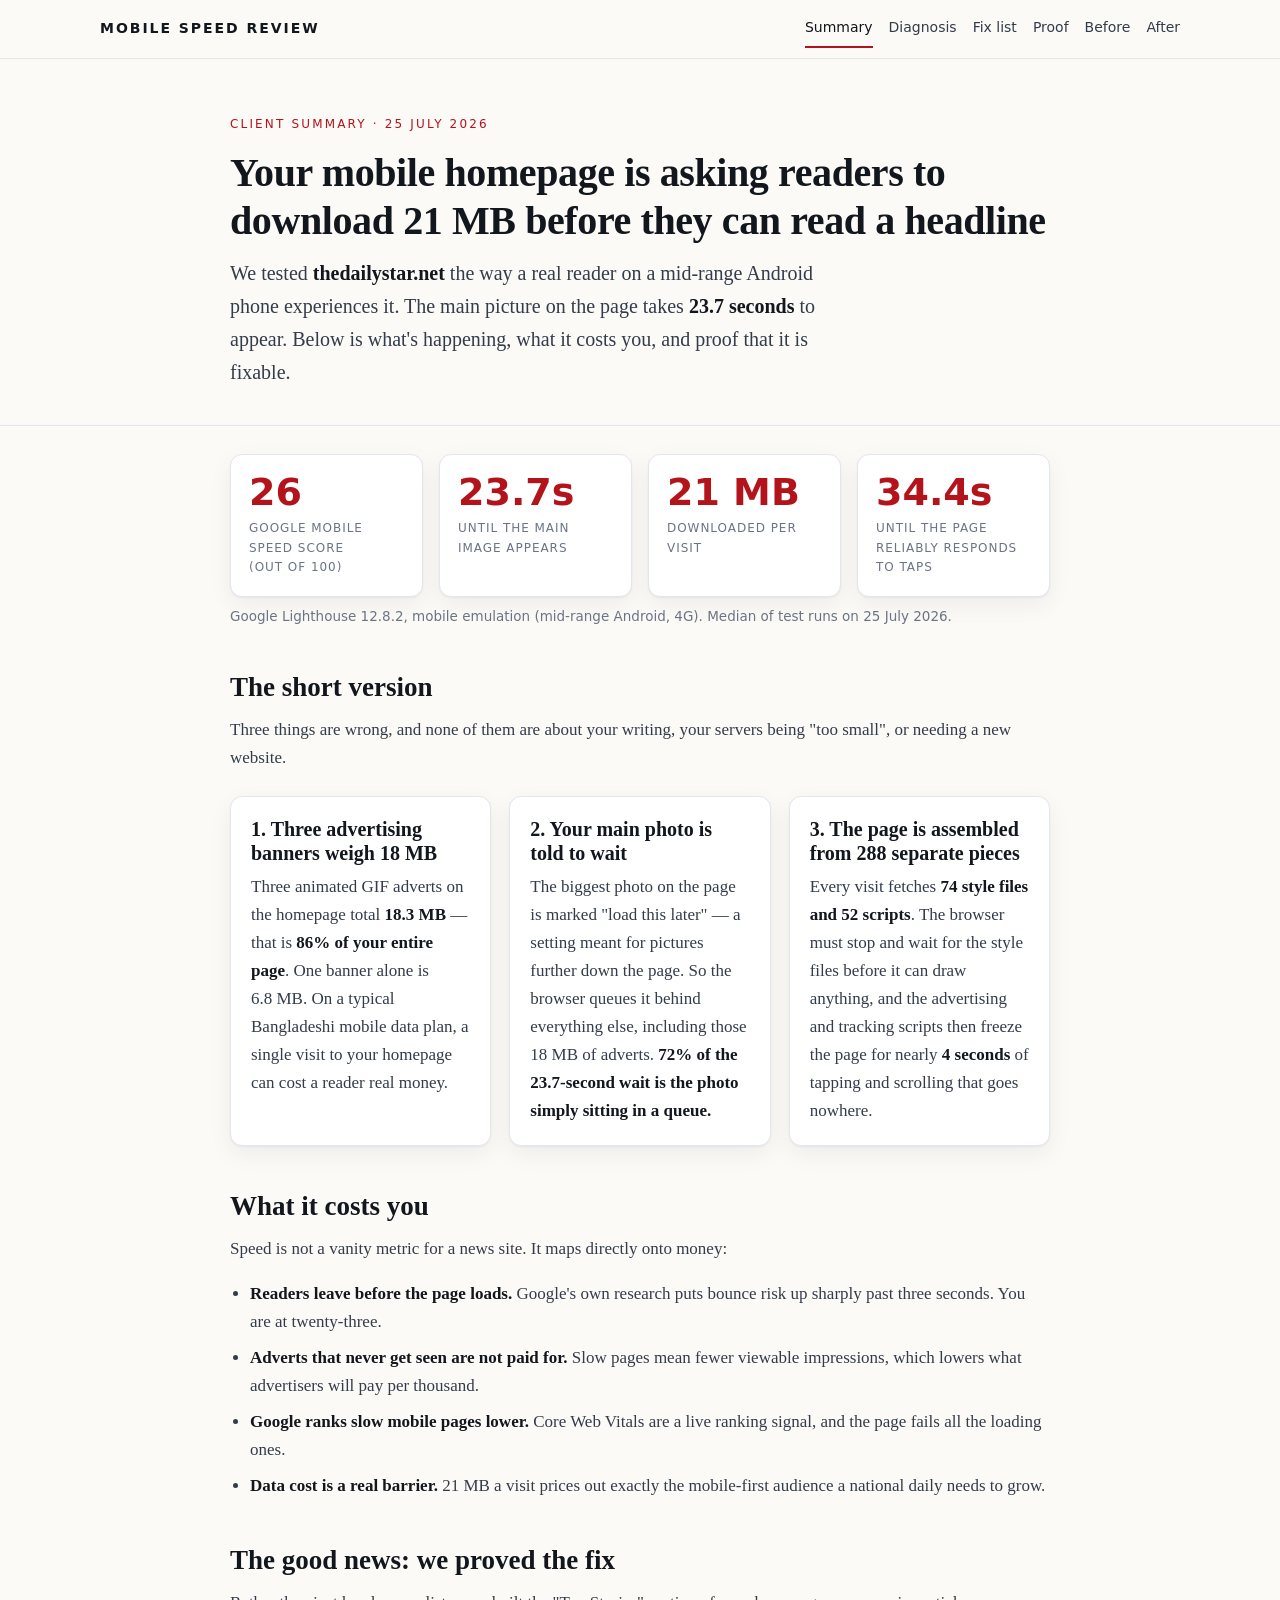
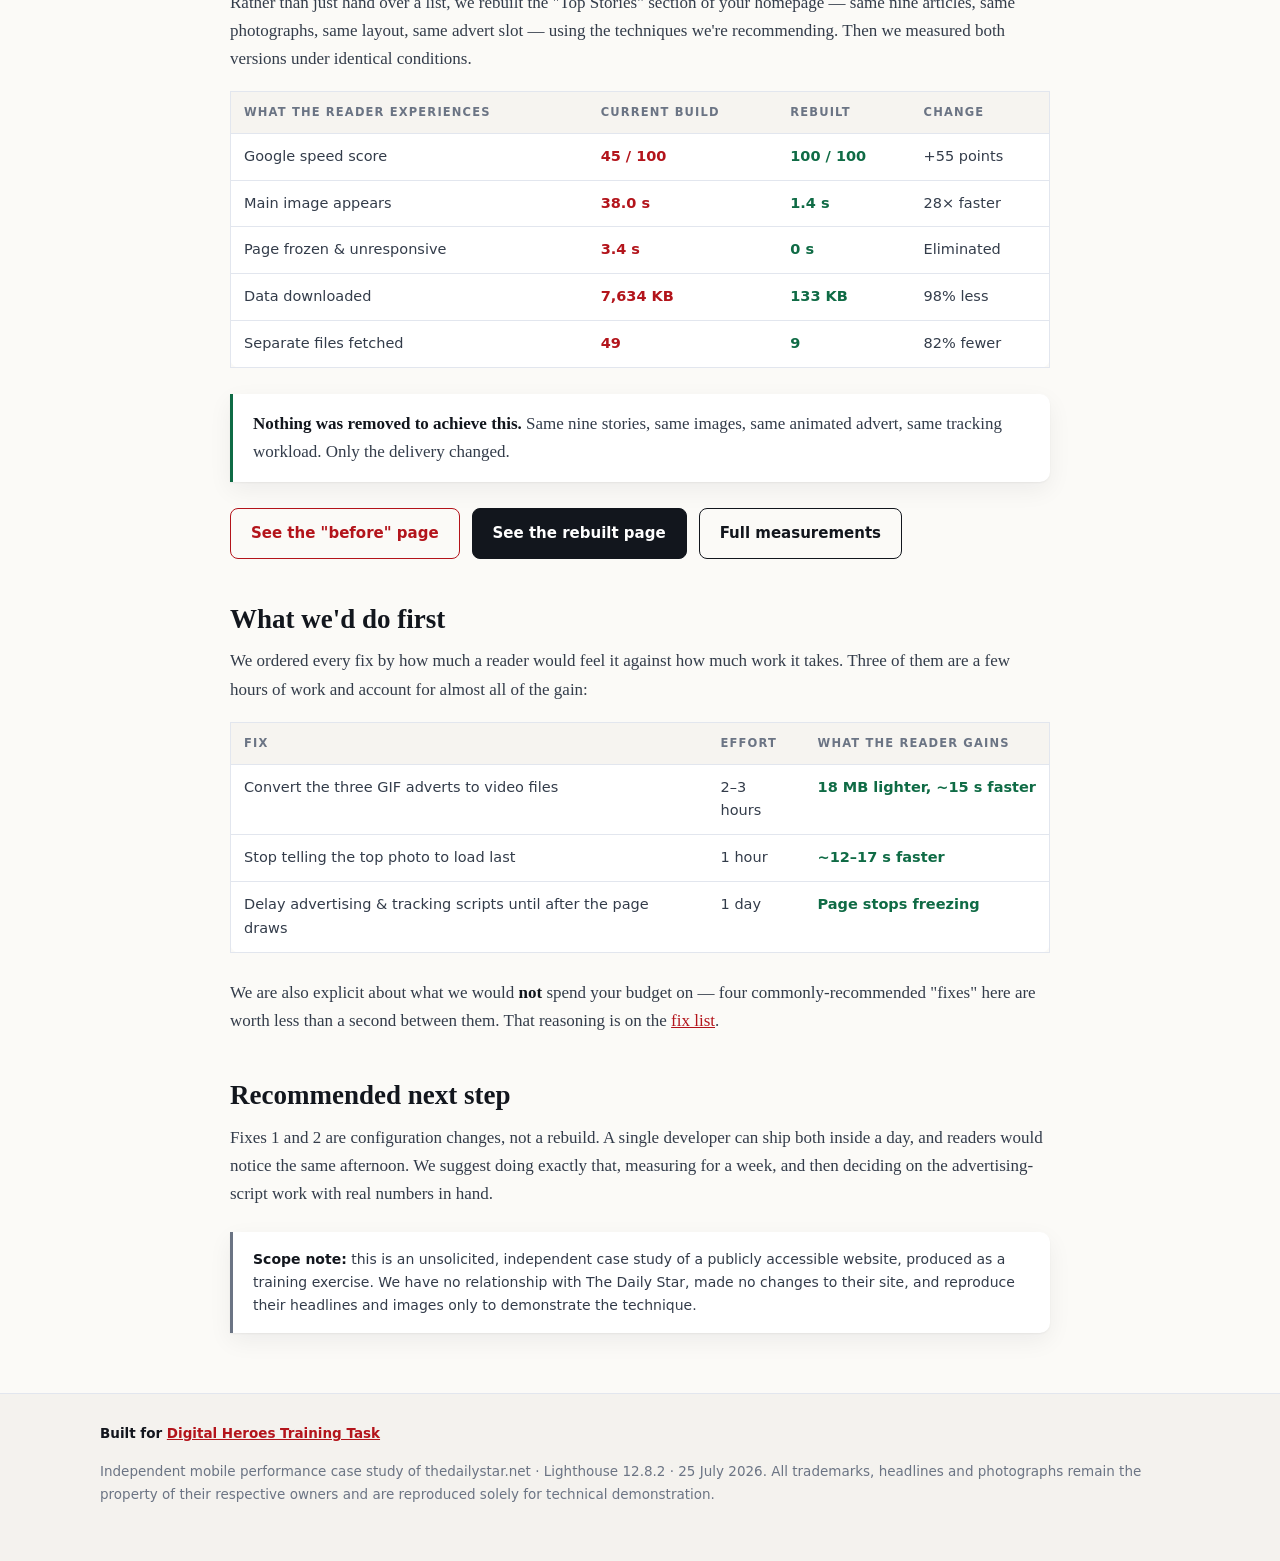
<file: index.html>
<!doctype html>
<html lang="en">
<head>
<meta charset="utf-8">
<meta name="viewport" content="width=device-width, initial-scale=1">
<title>Why thedailystar.net Feels Slow on Phones — Plain-English Summary</title>
<meta name="description" content="A plain-English performance review of The Daily Star's mobile homepage: what's slow, what it costs, what to fix first, and a rebuilt section that loads 28x faster.">
<meta property="og:title" content="Why thedailystar.net Feels Slow on Phones">
<meta property="og:description" content="A 21 MB mobile homepage that takes 23.7 seconds to show its main image — diagnosed, prioritised, and rebuilt as proof.">
<meta property="og:type" content="article">
<meta name="twitter:card" content="summary_large_image">
<link rel="stylesheet" href="site.css">
</head>
<body>

<nav class="topbar"><div class="wrap wide">
  <a class="brandmark" href="index.html">Mobile Speed Review</a>
  <div class="nav">
    <a href="index.html" aria-current="page">Summary</a>
    <a href="diagnosis.html">Diagnosis</a>
    <a href="fixes.html">Fix list</a>
    <a href="results.html">Proof</a>
    <a href="demo/before/index.html">Before</a>
    <a href="demo/after/index.html">After</a>
  </div>
</div></nav>

<header class="hero"><div class="wrap">
  <div class="eyebrow">Client summary &middot; 25 July 2026</div>
  <h1>Your mobile homepage is asking readers to download 21&nbsp;MB before they can read a headline</h1>
  <p class="lede">We tested <strong>thedailystar.net</strong> the way a real reader on a mid-range Android phone experiences it. The main picture on the page takes <strong>23.7 seconds</strong> to appear. Below is what's happening, what it costs you, and proof that it is fixable.</p>
</div></header>

<main class="wrap">

  <div class="scoreboard">
    <div class="dial"><div class="n bad">26</div><div class="l">Google mobile speed score<br>(out of 100)</div></div>
    <div class="dial"><div class="n bad">23.7s</div><div class="l">Until the main image appears</div></div>
    <div class="dial"><div class="n bad">21 MB</div><div class="l">Downloaded per visit</div></div>
    <div class="dial"><div class="n bad">34.4s</div><div class="l">Until the page reliably responds to taps</div></div>
  </div>
  <p class="sans" style="font-size:13.5px;color:var(--muted)">Google Lighthouse 12.8.2, mobile emulation (mid-range Android, 4G). Median of test runs on 25 July 2026.</p>

  <h2>The short version</h2>
  <p>Three things are wrong, and none of them are about your writing, your servers being "too small", or needing a new website.</p>

  <div class="cards">
    <div class="tile">
      <h3>1. Three advertising banners weigh 18 MB</h3>
      <p>Three animated GIF adverts on the homepage total <strong>18.3&nbsp;MB</strong> &mdash; that is <strong>86% of your entire page</strong>. One banner alone is 6.8&nbsp;MB. On a typical Bangladeshi mobile data plan, a single visit to your homepage can cost a reader real money.</p>
    </div>
    <div class="tile">
      <h3>2. Your main photo is told to wait</h3>
      <p>The biggest photo on the page is marked "load this later" &mdash; a setting meant for pictures further down the page. So the browser queues it behind everything else, including those 18&nbsp;MB of adverts. <strong>72% of the 23.7-second wait is the photo simply sitting in a queue.</strong></p>
    </div>
    <div class="tile">
      <h3>3. The page is assembled from 288 separate pieces</h3>
      <p>Every visit fetches <strong>74 style files and 52 scripts</strong>. The browser must stop and wait for the style files before it can draw anything, and the advertising and tracking scripts then freeze the page for nearly <strong>4 seconds</strong> of tapping and scrolling that goes nowhere.</p>
    </div>
  </div>

  <h2>What it costs you</h2>
  <p>Speed is not a vanity metric for a news site. It maps directly onto money:</p>
  <ul class="clean">
    <li><strong>Readers leave before the page loads.</strong> Google's own research puts bounce risk up sharply past three seconds. You are at twenty-three.</li>
    <li><strong>Adverts that never get seen are not paid for.</strong> Slow pages mean fewer viewable impressions, which lowers what advertisers will pay per thousand.</li>
    <li><strong>Google ranks slow mobile pages lower.</strong> Core Web Vitals are a live ranking signal, and the page fails all the loading ones.</li>
    <li><strong>Data cost is a real barrier.</strong> 21&nbsp;MB a visit prices out exactly the mobile-first audience a national daily needs to grow.</li>
  </ul>

  <h2>The good news: we proved the fix</h2>
  <p>Rather than just hand over a list, we rebuilt the "Top Stories" section of your homepage &mdash; same nine articles, same photographs, same layout, same advert slot &mdash; using the techniques we're recommending. Then we measured both versions under identical conditions.</p>

  <div class="tablewrap">
    <table>
      <thead><tr><th>What the reader experiences</th><th>Current build</th><th>Rebuilt</th><th>Change</th></tr></thead>
      <tbody>
        <tr><td>Google speed score</td><td class="num loss">45 / 100</td><td class="num win">100 / 100</td><td class="num">&plus;55 points</td></tr>
        <tr><td>Main image appears</td><td class="num loss">38.0 s</td><td class="num win">1.4 s</td><td class="num">28&times; faster</td></tr>
        <tr><td>Page frozen &amp; unresponsive</td><td class="num loss">3.4 s</td><td class="num win">0 s</td><td class="num">Eliminated</td></tr>
        <tr><td>Data downloaded</td><td class="num loss">7,634 KB</td><td class="num win">133 KB</td><td class="num">98% less</td></tr>
        <tr><td>Separate files fetched</td><td class="num loss">49</td><td class="num win">9</td><td class="num">82% fewer</td></tr>
      </tbody>
    </table>
  </div>

  <div class="callout good">
    <p><strong>Nothing was removed to achieve this.</strong> Same nine stories, same images, same animated advert, same tracking workload. Only the delivery changed.</p>
  </div>

  <div class="btnrow">
    <a class="btn danger" href="demo/before/index.html">See the "before" page</a>
    <a class="btn primary" href="demo/after/index.html">See the rebuilt page</a>
    <a class="btn" href="results.html">Full measurements</a>
  </div>

  <h2>What we'd do first</h2>
  <p>We ordered every fix by how much a reader would feel it against how much work it takes. Three of them are a few hours of work and account for almost all of the gain:</p>

  <div class="tablewrap">
    <table>
      <thead><tr><th>Fix</th><th>Effort</th><th>What the reader gains</th></tr></thead>
      <tbody>
        <tr><td>Convert the three GIF adverts to video files</td><td>2&ndash;3 hours</td><td class="num win">18 MB lighter, ~15 s faster</td></tr>
        <tr><td>Stop telling the top photo to load last</td><td>1 hour</td><td class="num win">~12&ndash;17 s faster</td></tr>
        <tr><td>Delay advertising &amp; tracking scripts until after the page draws</td><td>1 day</td><td class="num win">Page stops freezing</td></tr>
      </tbody>
    </table>
  </div>

  <p>We are also explicit about what we would <strong>not</strong> spend your budget on &mdash; four commonly-recommended "fixes" here are worth less than a second between them. That reasoning is on the <a href="fixes.html">fix list</a>.</p>

  <h2>Recommended next step</h2>
  <p>Fixes 1 and 2 are configuration changes, not a rebuild. A single developer can ship both inside a day, and readers would notice the same afternoon. We suggest doing exactly that, measuring for a week, and then deciding on the advertising-script work with real numbers in hand.</p>

  <div class="callout note">
    <p class="sans" style="font-size:14px;margin:0"><strong>Scope note:</strong> this is an unsolicited, independent case study of a publicly accessible website, produced as a training exercise. We have no relationship with The Daily Star, made no changes to their site, and reproduce their headlines and images only to demonstrate the technique.</p>
  </div>

</main>

<footer class="site"><div class="wrap wide">
  <p class="credit">Built for <a href="https://digitalheroesco.com" rel="noopener">Digital Heroes Training Task</a></p>
  <p>Independent mobile performance case study of thedailystar.net &middot; Lighthouse 12.8.2 &middot; 25 July 2026. All trademarks, headlines and photographs remain the property of their respective owners and are reproduced solely for technical demonstration.</p>
</div></footer>

</body>
</html>
</file>
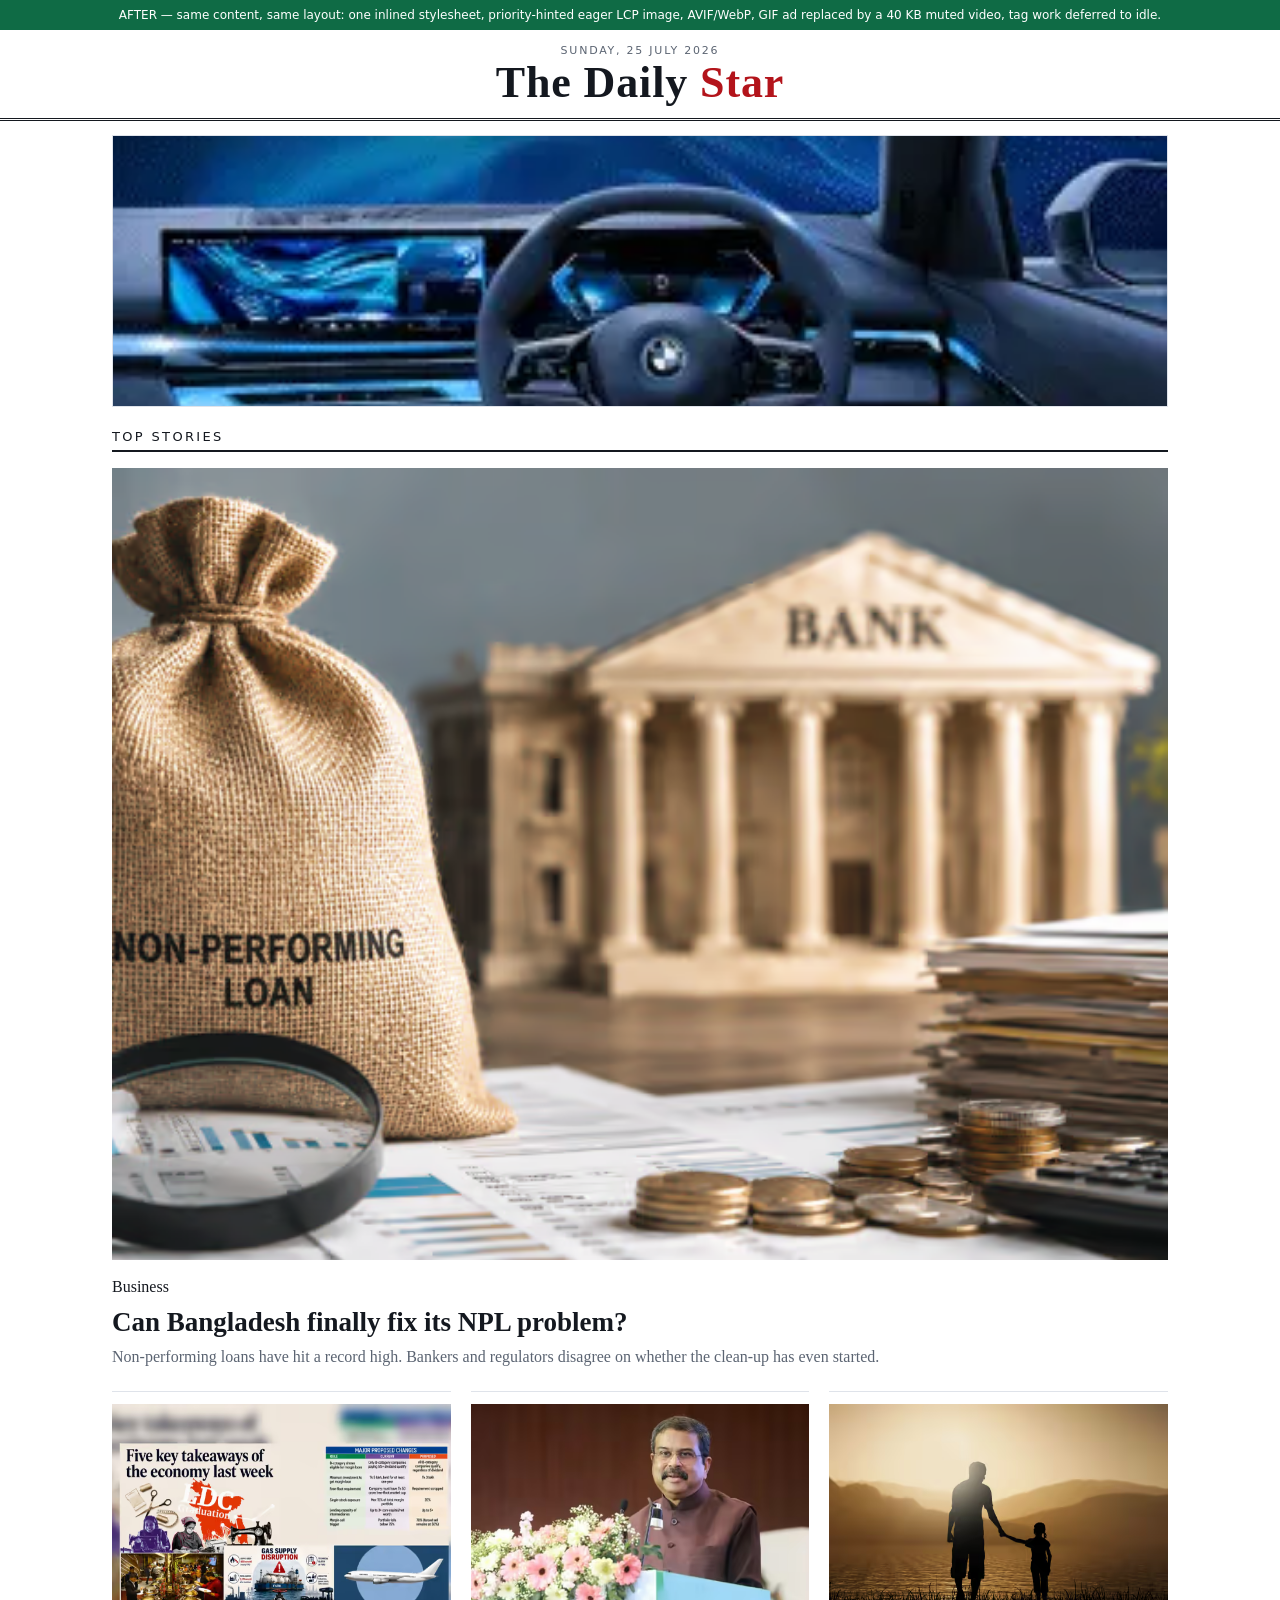
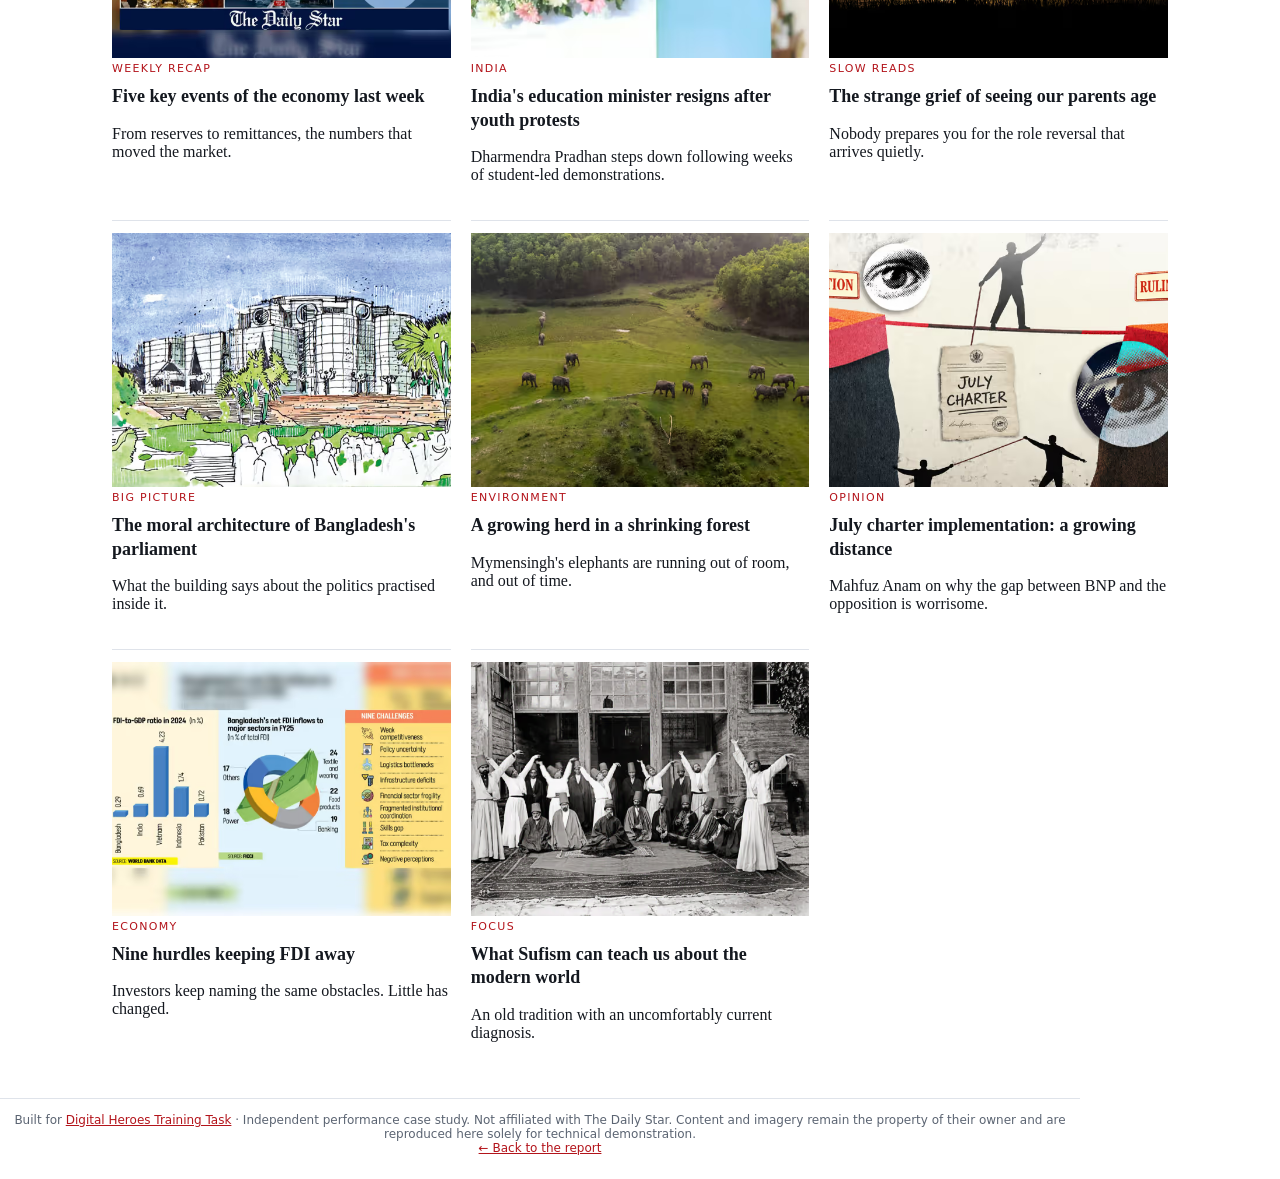
<file: demo/after/index.html>
<!doctype html>
<html lang="en">
<head>
<meta charset="utf-8">
<meta name="viewport" content="width=device-width, initial-scale=1">
<title>AFTER &mdash; Top Stories section, rebuilt</title>
<meta name="description" content="Rebuilt top-stories section: one inlined stylesheet, priority-hinted LCP image, AVIF/WebP art direction, GIF ad replaced with a 40 KB video, tag scripts deferred.">
<meta name="robots" content="noindex">
<link rel="preload" as="image" href="../../assets/opt/npl.avif" type="image/avif" fetchpriority="high">
<style>:root {
  --ink: #14181f;
  --muted: #5b6472;
  --rule: #dfe3ea;
  --brand: #b3141b;
  --paper: #ffffff;
}
* { box-sizing: border-box; }
body {
  margin: 0;
  background: var(--paper);
  color: var(--ink);
  font-family: Georgia, "Times New Roman", serif;
}
.wrap { max-width: 1080px; margin: 0 auto; padding: 0 12px; }
.masthead {
  border-bottom: 3px double var(--ink);
  padding: 14px 0 10px;
  text-align: center;
}
.masthead h1 {
  margin: 0;
  font-size: 30px;
  letter-spacing: 0.02em;
}
.masthead span { color: var(--brand); }
.kicker {
  font-family: system-ui, -apple-system, "Segoe UI", Arial, sans-serif;
  font-size: 11px;
  letter-spacing: 0.16em;
  text-transform: uppercase;
  color: var(--muted);
}
.adslot {
  margin: 14px 0;
  background: #f3f4f7;
  border: 1px solid var(--rule);
  display: flex;
  justify-content: center;
  align-items: center;
  aspect-ratio: 970 / 250;
  overflow: hidden;
}
.adslot img, .adslot video { width: 100%; height: auto; display: block; }
.section-title {
  font-family: system-ui, -apple-system, "Segoe UI", Arial, sans-serif;
  font-size: 13px;
  letter-spacing: 0.18em;
  text-transform: uppercase;
  border-bottom: 2px solid var(--ink);
  padding-bottom: 6px;
  margin: 22px 0 16px;
}
.lead { display: grid; gap: 14px; }
.lead img {
  width: 100%;
  height: auto;
  aspect-ratio: 4 / 3;
  object-fit: cover;
  background: #e9ecf1;
}
.lead h2 { font-size: 27px; line-height: 1.2; margin: 10px 0 6px; }
.lead p { color: var(--muted); font-size: 16px; line-height: 1.55; margin: 0; }
.grid {
  display: grid;
  gap: 20px;
  grid-template-columns: 1fr;
  margin-top: 22px;
}
.card { border-top: 1px solid var(--rule); padding-top: 12px; }
.card img {
  width: 100%;
  height: auto;
  aspect-ratio: 4 / 3;
  object-fit: cover;
  background: #e9ecf1;
}
.card h3 { font-size: 18px; line-height: 1.3; margin: 10px 0 4px; }
.card .tag {
  font-family: system-ui, -apple-system, "Segoe UI", Arial, sans-serif;
  font-size: 11px;
  letter-spacing: 0.12em;
  text-transform: uppercase;
  color: var(--brand);
}
a { color: inherit; text-decoration: none; }
a:hover h2, a:hover h3 { text-decoration: underline; }
.banner {
  font-family: system-ui, -apple-system, "Segoe UI", Arial, sans-serif;
  font-size: 12px;
  padding: 8px 12px;
  text-align: center;
  color: #fff;
}
.banner.bad { background: #8c1c22; }
.banner.good { background: #0f6b45; }
.sitefoot {
  margin: 40px 0 24px;
  border-top: 1px solid var(--rule);
  padding-top: 14px;
  font-family: system-ui, -apple-system, "Segoe UI", Arial, sans-serif;
  font-size: 12px;
  color: var(--muted);
  text-align: center;
}
.sitefoot a { color: var(--brand); text-decoration: underline; }
@media (min-width: 760px) {
  .grid { grid-template-columns: repeat(3, 1fr); }
  .masthead h1 { font-size: 44px; }
}
</style>
</head>
<body>
<div class="banner good">AFTER &mdash; same content, same layout: one inlined stylesheet, priority-hinted eager LCP image, AVIF/WebP, GIF ad replaced by a 40&nbsp;KB muted video, tag work deferred to idle.</div>
<header class="masthead"><div class="wrap"><div class="kicker">Sunday, 25 July 2026</div><h1>The Daily <span>Star</span></h1></div></header>
<main class="wrap">
  <div class="adslot"><video src="../../assets/opt/ad.mp4" poster="../../assets/opt/ad-poster.webp" width="970" height="250" autoplay muted loop playsinline preload="none" aria-label="Advertisement"></video></div>
  <div class="section-title">Top Stories</div>
  <article class="lead">
    <a href="#"><picture>
      <source type="image/avif" srcset="../../assets/opt/npl.avif">
      <source type="image/webp" srcset="../../assets/opt/npl.webp">
      <img src="../../assets/opt/npl.jpg" width="580" height="435" fetchpriority="high" decoding="async" alt="Can Bangladesh finally fix its NPL problem?">
    </picture></a>
    <div><div class="tag">Business</div><h2>Can Bangladesh finally fix its NPL problem?</h2><p>Non-performing loans have hit a record high. Bankers and regulators disagree on whether the clean-up has even started.</p></div>
  </article>
  <div class="grid">
    <article class="card"><a href="#"><picture><source type="image/avif" srcset="../../assets/opt/weekly.avif"><source type="image/webp" srcset="../../assets/opt/weekly.webp"><img src="../../assets/opt/weekly.jpg" width="580" height="435" loading="lazy" decoding="async" alt="Five key events of the economy last week"></picture><div class="tag">Weekly Recap</div><h3>Five key events of the economy last week</h3><p>From reserves to remittances, the numbers that moved the market.</p></a></article>
    <article class="card"><a href="#"><picture><source type="image/avif" srcset="../../assets/opt/pradhan.avif"><source type="image/webp" srcset="../../assets/opt/pradhan.webp"><img src="../../assets/opt/pradhan.jpg" width="580" height="435" loading="lazy" decoding="async" alt="India's education minister resigns after youth protests"></picture><div class="tag">India</div><h3>India's education minister resigns after youth protests</h3><p>Dharmendra Pradhan steps down following weeks of student-led demonstrations.</p></a></article>
    <article class="card"><a href="#"><picture><source type="image/avif" srcset="../../assets/opt/grief.avif"><source type="image/webp" srcset="../../assets/opt/grief.webp"><img src="../../assets/opt/grief.jpg" width="580" height="435" loading="lazy" decoding="async" alt="The strange grief of seeing our parents age"></picture><div class="tag">Slow Reads</div><h3>The strange grief of seeing our parents age</h3><p>Nobody prepares you for the role reversal that arrives quietly.</p></a></article>
    <article class="card"><a href="#"><picture><source type="image/avif" srcset="../../assets/opt/parliament.avif"><source type="image/webp" srcset="../../assets/opt/parliament.webp"><img src="../../assets/opt/parliament.jpg" width="580" height="435" loading="lazy" decoding="async" alt="The moral architecture of Bangladesh's parliament"></picture><div class="tag">Big Picture</div><h3>The moral architecture of Bangladesh's parliament</h3><p>What the building says about the politics practised inside it.</p></a></article>
    <article class="card"><a href="#"><picture><source type="image/avif" srcset="../../assets/opt/elephants.avif"><source type="image/webp" srcset="../../assets/opt/elephants.webp"><img src="../../assets/opt/elephants.jpg" width="580" height="435" loading="lazy" decoding="async" alt="A growing herd in a shrinking forest"></picture><div class="tag">Environment</div><h3>A growing herd in a shrinking forest</h3><p>Mymensingh's elephants are running out of room, and out of time.</p></a></article>
    <article class="card"><a href="#"><picture><source type="image/avif" srcset="../../assets/opt/charter.avif"><source type="image/webp" srcset="../../assets/opt/charter.webp"><img src="../../assets/opt/charter.jpg" width="580" height="435" loading="lazy" decoding="async" alt="July charter implementation: a growing distance"></picture><div class="tag">Opinion</div><h3>July charter implementation: a growing distance</h3><p>Mahfuz Anam on why the gap between BNP and the opposition is worrisome.</p></a></article>
    <article class="card"><a href="#"><picture><source type="image/avif" srcset="../../assets/opt/fdi.avif"><source type="image/webp" srcset="../../assets/opt/fdi.webp"><img src="../../assets/opt/fdi.jpg" width="580" height="435" loading="lazy" decoding="async" alt="Nine hurdles keeping FDI away"></picture><div class="tag">Economy</div><h3>Nine hurdles keeping FDI away</h3><p>Investors keep naming the same obstacles. Little has changed.</p></a></article>
    <article class="card"><a href="#"><picture><source type="image/avif" srcset="../../assets/opt/sufism.avif"><source type="image/webp" srcset="../../assets/opt/sufism.webp"><img src="../../assets/opt/sufism.jpg" width="580" height="435" loading="lazy" decoding="async" alt="What Sufism can teach us about the modern world"></picture><div class="tag">Focus</div><h3>What Sufism can teach us about the modern world</h3><p>An old tradition with an uncomfortably current diagnosis.</p></a></article>
  </div>
</main>
<footer class="sitefoot wrap">Built for <a href="https://digitalheroesco.com" rel="noopener">Digital Heroes Training Task</a> &middot; Independent performance case study. Not affiliated with The Daily Star. Content and imagery remain the property of their owner and are reproduced here solely for technical demonstration.<br><a href="../../index.html">&larr; Back to the report</a></footer>
<script src="app.js" defer></script>
</body>
</html>
</file>
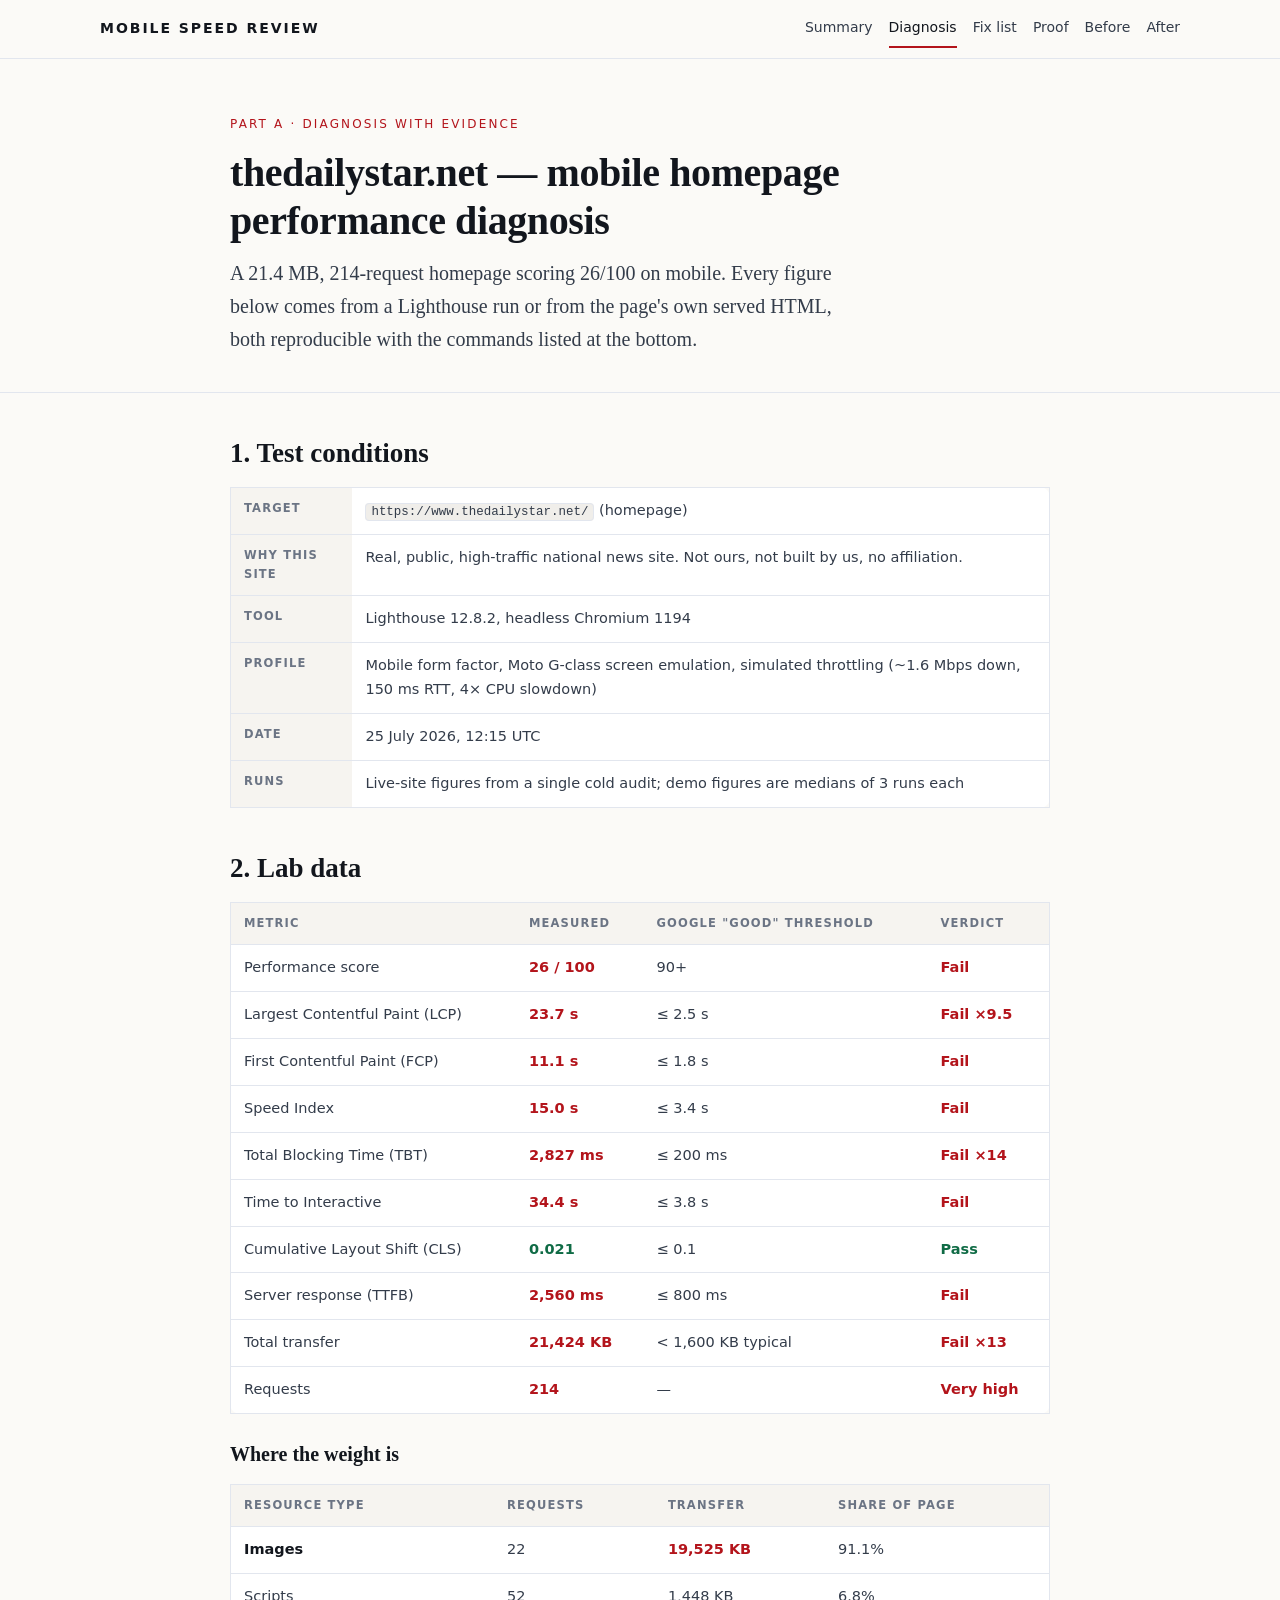
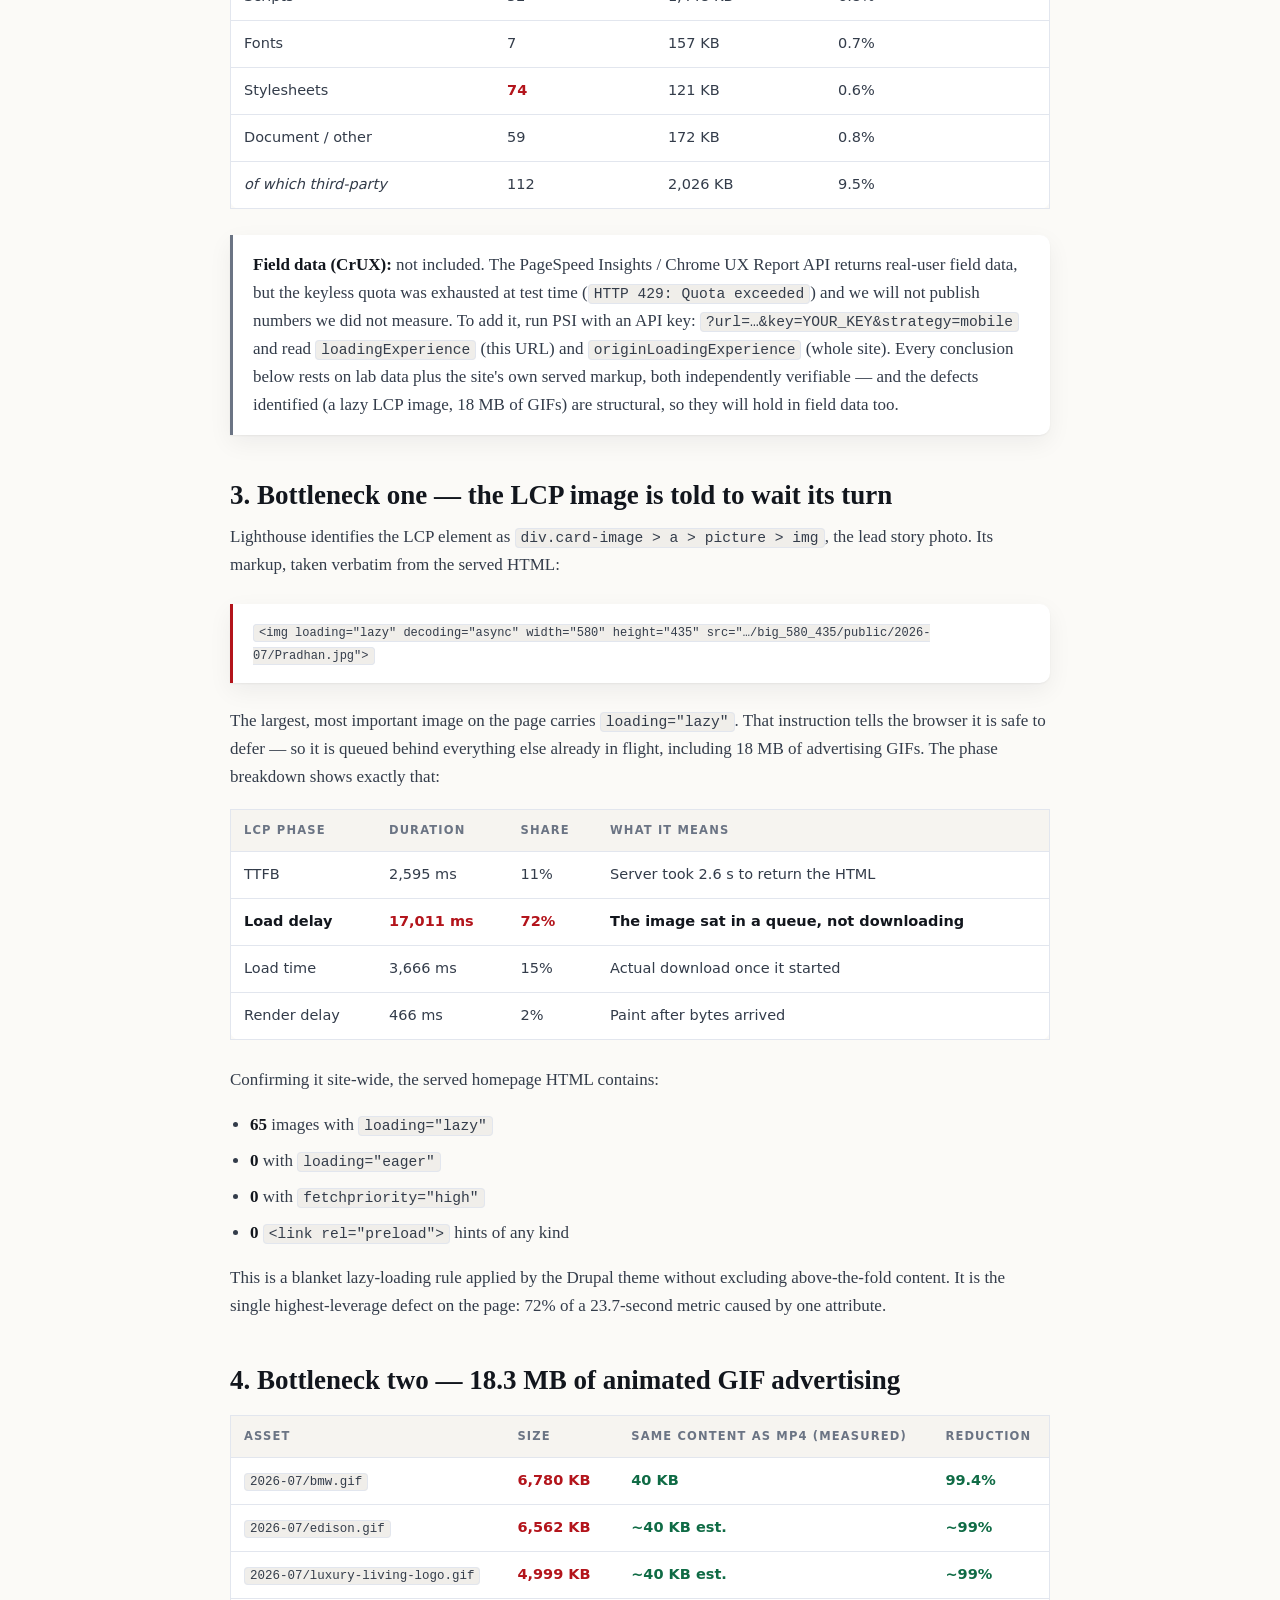
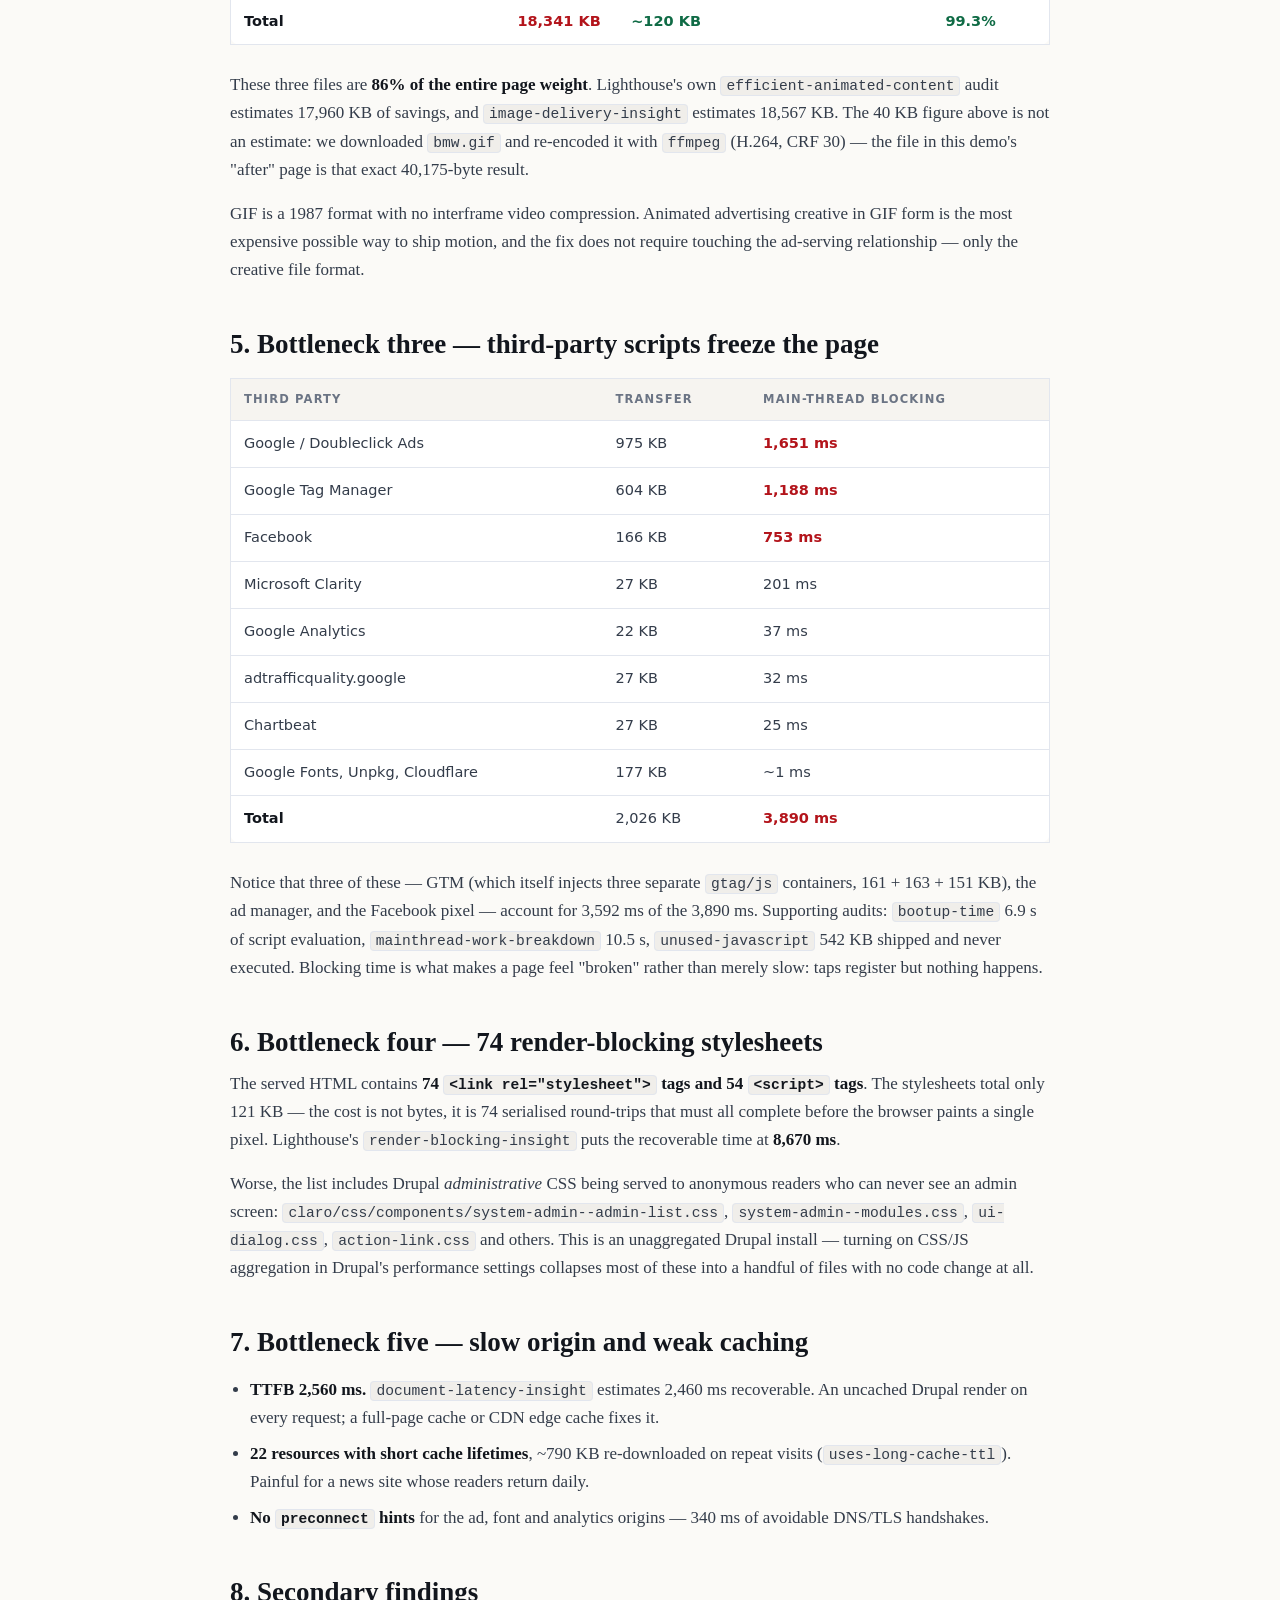
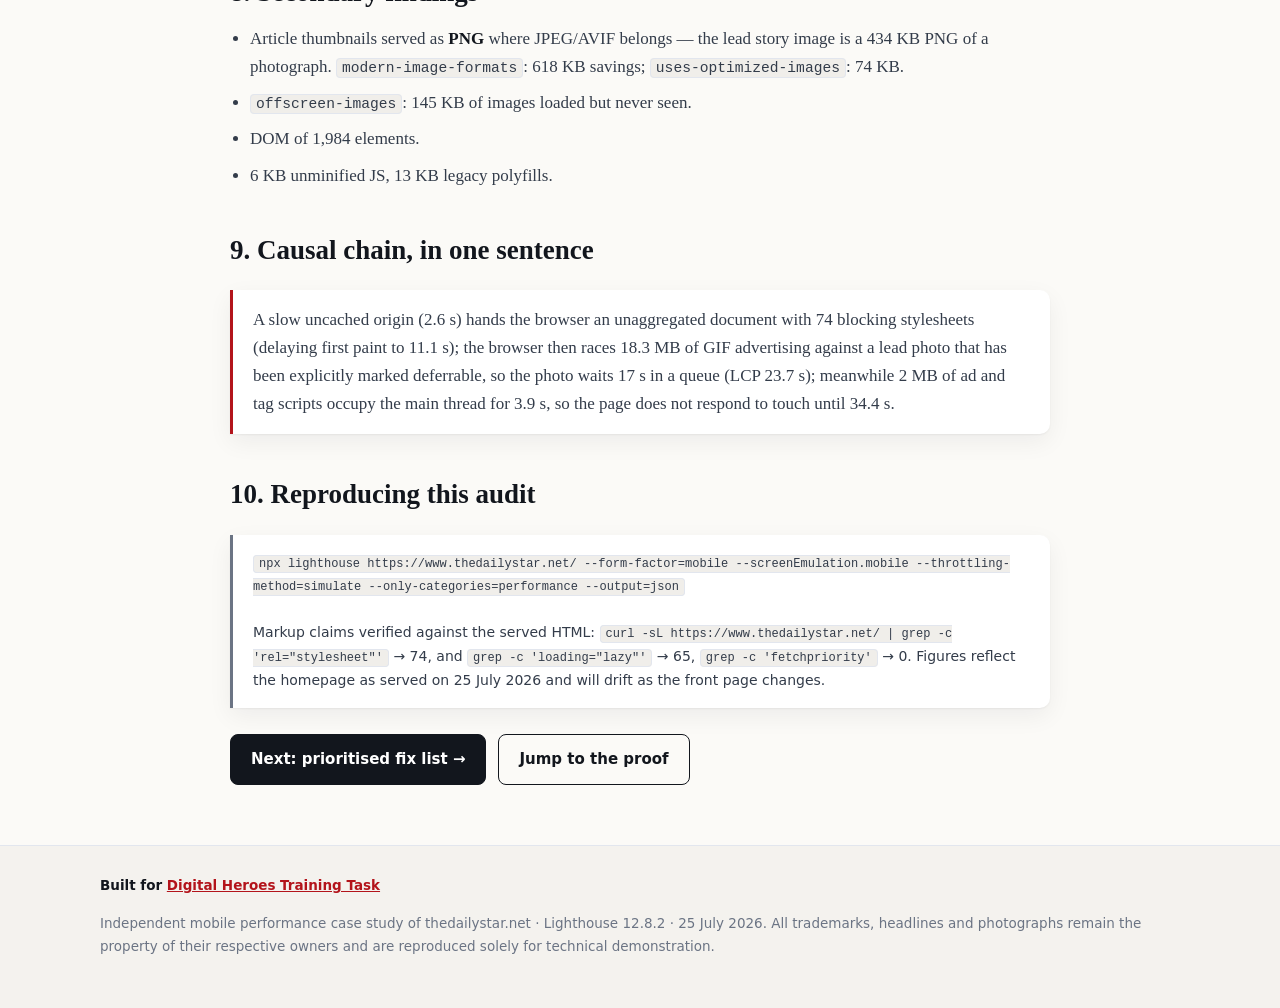
<file: diagnosis.html>
<!doctype html>
<html lang="en">
<head>
<meta charset="utf-8">
<meta name="viewport" content="width=device-width, initial-scale=1">
<title>Diagnosis: thedailystar.net Mobile Performance Audit &amp; Evidence</title>
<meta name="description" content="Full mobile performance diagnosis of thedailystar.net: Lighthouse lab data, LCP phase breakdown, 18.3 MB of GIF ads, 74 blocking stylesheets and 3,890 ms of third-party main-thread blocking.">
<meta property="og:title" content="Diagnosis: thedailystar.net Mobile Performance Audit">
<meta property="og:description" content="Lab evidence for a 26/100 mobile score: a lazy-loaded LCP image, 18.3 MB of animated GIF advertising, and 3.9 seconds of third-party blocking.">
<meta property="og:type" content="article">
<meta name="twitter:card" content="summary_large_image">
<link rel="stylesheet" href="site.css">
</head>
<body>

<nav class="topbar"><div class="wrap wide">
  <a class="brandmark" href="index.html">Mobile Speed Review</a>
  <div class="nav">
    <a href="index.html">Summary</a>
    <a href="diagnosis.html" aria-current="page">Diagnosis</a>
    <a href="fixes.html">Fix list</a>
    <a href="results.html">Proof</a>
    <a href="demo/before/index.html">Before</a>
    <a href="demo/after/index.html">After</a>
  </div>
</div></nav>

<header class="hero"><div class="wrap">
  <div class="eyebrow">Part A &middot; Diagnosis with evidence</div>
  <h1>thedailystar.net — mobile homepage performance diagnosis</h1>
  <p class="lede">A 21.4&nbsp;MB, 214-request homepage scoring 26/100 on mobile. Every figure below comes from a Lighthouse run or from the page's own served HTML, both reproducible with the commands listed at the bottom.</p>
</div></header>

<main class="wrap">

  <h2>1. Test conditions</h2>
  <div class="tablewrap"><table>
    <tbody>
      <tr><th>Target</th><td><code>https://www.thedailystar.net/</code> (homepage)</td></tr>
      <tr><th>Why this site</th><td>Real, public, high-traffic national news site. Not ours, not built by us, no affiliation.</td></tr>
      <tr><th>Tool</th><td>Lighthouse 12.8.2, headless Chromium 1194</td></tr>
      <tr><th>Profile</th><td>Mobile form factor, Moto&nbsp;G-class screen emulation, simulated throttling (~1.6&nbsp;Mbps down, 150&nbsp;ms RTT, 4&times; CPU slowdown)</td></tr>
      <tr><th>Date</th><td>25 July 2026, 12:15 UTC</td></tr>
      <tr><th>Runs</th><td>Live-site figures from a single cold audit; demo figures are medians of 3 runs each</td></tr>
    </tbody>
  </table></div>

  <h2>2. Lab data</h2>
  <div class="tablewrap"><table>
    <thead><tr><th>Metric</th><th>Measured</th><th>Google "good" threshold</th><th>Verdict</th></tr></thead>
    <tbody>
      <tr><td>Performance score</td><td class="num loss">26 / 100</td><td class="num">90+</td><td class="loss">Fail</td></tr>
      <tr><td>Largest Contentful Paint (LCP)</td><td class="num loss">23.7 s</td><td class="num">&le; 2.5 s</td><td class="loss">Fail &times;9.5</td></tr>
      <tr><td>First Contentful Paint (FCP)</td><td class="num loss">11.1 s</td><td class="num">&le; 1.8 s</td><td class="loss">Fail</td></tr>
      <tr><td>Speed Index</td><td class="num loss">15.0 s</td><td class="num">&le; 3.4 s</td><td class="loss">Fail</td></tr>
      <tr><td>Total Blocking Time (TBT)</td><td class="num loss">2,827 ms</td><td class="num">&le; 200 ms</td><td class="loss">Fail &times;14</td></tr>
      <tr><td>Time to Interactive</td><td class="num loss">34.4 s</td><td class="num">&le; 3.8 s</td><td class="loss">Fail</td></tr>
      <tr><td>Cumulative Layout Shift (CLS)</td><td class="num win">0.021</td><td class="num">&le; 0.1</td><td class="win">Pass</td></tr>
      <tr><td>Server response (TTFB)</td><td class="num loss">2,560 ms</td><td class="num">&le; 800 ms</td><td class="loss">Fail</td></tr>
      <tr><td>Total transfer</td><td class="num loss">21,424 KB</td><td class="num">&lt; 1,600 KB typical</td><td class="loss">Fail &times;13</td></tr>
      <tr><td>Requests</td><td class="num loss">214</td><td class="num">&mdash;</td><td class="loss">Very high</td></tr>
    </tbody>
  </table></div>

  <h3>Where the weight is</h3>
  <div class="tablewrap"><table>
    <thead><tr><th>Resource type</th><th>Requests</th><th>Transfer</th><th>Share of page</th></tr></thead>
    <tbody>
      <tr><td><strong>Images</strong></td><td class="num">22</td><td class="num loss">19,525 KB</td><td class="num">91.1%</td></tr>
      <tr><td>Scripts</td><td class="num">52</td><td class="num">1,448 KB</td><td class="num">6.8%</td></tr>
      <tr><td>Fonts</td><td class="num">7</td><td class="num">157 KB</td><td class="num">0.7%</td></tr>
      <tr><td>Stylesheets</td><td class="num loss">74</td><td class="num">121 KB</td><td class="num">0.6%</td></tr>
      <tr><td>Document / other</td><td class="num">59</td><td class="num">172 KB</td><td class="num">0.8%</td></tr>
      <tr><td><em>of which third-party</em></td><td class="num">112</td><td class="num">2,026 KB</td><td class="num">9.5%</td></tr>
    </tbody>
  </table></div>

  <div class="callout note"><p><strong>Field data (CrUX):</strong> not included. The PageSpeed Insights / Chrome UX Report API returns real-user field data, but the keyless quota was exhausted at test time (<code>HTTP 429: Quota exceeded</code>) and we will not publish numbers we did not measure. To add it, run PSI with an API key: <code>?url=…&amp;key=YOUR_KEY&amp;strategy=mobile</code> and read <code>loadingExperience</code> (this URL) and <code>originLoadingExperience</code> (whole site). Every conclusion below rests on lab data plus the site's own served markup, both independently verifiable — and the defects identified (a lazy LCP image, 18&nbsp;MB of GIFs) are structural, so they will hold in field data too.</p></div>

  <h2>3. Bottleneck one — the LCP image is told to wait its turn</h2>
  <p>Lighthouse identifies the LCP element as <code>div.card-image &gt; a &gt; picture &gt; img</code>, the lead story photo. Its markup, taken verbatim from the served HTML:</p>
  <div class="callout"><p class="sans" style="font-size:14px"><code>&lt;img loading="lazy" decoding="async" width="580" height="435" src="…/big_580_435/public/2026-07/Pradhan.jpg"&gt;</code></p></div>
  <p>The largest, most important image on the page carries <code>loading="lazy"</code>. That instruction tells the browser it is safe to defer — so it is queued behind everything else already in flight, including 18&nbsp;MB of advertising GIFs. The phase breakdown shows exactly that:</p>

  <div class="tablewrap"><table>
    <thead><tr><th>LCP phase</th><th>Duration</th><th>Share</th><th>What it means</th></tr></thead>
    <tbody>
      <tr><td>TTFB</td><td class="num">2,595 ms</td><td class="num">11%</td><td>Server took 2.6 s to return the HTML</td></tr>
      <tr><td><strong>Load delay</strong></td><td class="num loss">17,011 ms</td><td class="num loss">72%</td><td><strong>The image sat in a queue, not downloading</strong></td></tr>
      <tr><td>Load time</td><td class="num">3,666 ms</td><td class="num">15%</td><td>Actual download once it started</td></tr>
      <tr><td>Render delay</td><td class="num">466 ms</td><td class="num">2%</td><td>Paint after bytes arrived</td></tr>
    </tbody>
  </table></div>

  <p>Confirming it site-wide, the served homepage HTML contains:</p>
  <ul class="clean">
    <li><strong>65</strong> images with <code>loading="lazy"</code></li>
    <li><strong>0</strong> with <code>loading="eager"</code></li>
    <li><strong>0</strong> with <code>fetchpriority="high"</code></li>
    <li><strong>0</strong> <code>&lt;link rel="preload"&gt;</code> hints of any kind</li>
  </ul>
  <p>This is a blanket lazy-loading rule applied by the Drupal theme without excluding above-the-fold content. It is the single highest-leverage defect on the page: 72% of a 23.7-second metric caused by one attribute.</p>

  <h2>4. Bottleneck two — 18.3 MB of animated GIF advertising</h2>
  <div class="tablewrap"><table>
    <thead><tr><th>Asset</th><th>Size</th><th>Same content as MP4 (measured)</th><th>Reduction</th></tr></thead>
    <tbody>
      <tr><td><code>2026-07/bmw.gif</code></td><td class="num loss">6,780 KB</td><td class="num win">40 KB</td><td class="num win">99.4%</td></tr>
      <tr><td><code>2026-07/edison.gif</code></td><td class="num loss">6,562 KB</td><td class="num win">~40 KB est.</td><td class="num win">~99%</td></tr>
      <tr><td><code>2026-07/luxury-living-logo.gif</code></td><td class="num loss">4,999 KB</td><td class="num win">~40 KB est.</td><td class="num win">~99%</td></tr>
      <tr><td><strong>Total</strong></td><td class="num loss">18,341 KB</td><td class="num win">~120 KB</td><td class="num win">99.3%</td></tr>
    </tbody>
  </table></div>
  <p>These three files are <strong>86% of the entire page weight</strong>. Lighthouse's own <code>efficient-animated-content</code> audit estimates 17,960&nbsp;KB of savings, and <code>image-delivery-insight</code> estimates 18,567&nbsp;KB. The 40&nbsp;KB figure above is not an estimate: we downloaded <code>bmw.gif</code> and re-encoded it with <code>ffmpeg</code> (H.264, CRF 30) — the file in this demo's "after" page is that exact 40,175-byte result.</p>
  <p>GIF is a 1987 format with no interframe video compression. Animated advertising creative in GIF form is the most expensive possible way to ship motion, and the fix does not require touching the ad-serving relationship — only the creative file format.</p>

  <h2>5. Bottleneck three — third-party scripts freeze the page</h2>
  <div class="tablewrap"><table>
    <thead><tr><th>Third party</th><th>Transfer</th><th>Main-thread blocking</th></tr></thead>
    <tbody>
      <tr><td>Google / Doubleclick Ads</td><td class="num">975 KB</td><td class="num loss">1,651 ms</td></tr>
      <tr><td>Google Tag Manager</td><td class="num">604 KB</td><td class="num loss">1,188 ms</td></tr>
      <tr><td>Facebook</td><td class="num">166 KB</td><td class="num loss">753 ms</td></tr>
      <tr><td>Microsoft Clarity</td><td class="num">27 KB</td><td class="num">201 ms</td></tr>
      <tr><td>Google Analytics</td><td class="num">22 KB</td><td class="num">37 ms</td></tr>
      <tr><td>adtrafficquality.google</td><td class="num">27 KB</td><td class="num">32 ms</td></tr>
      <tr><td>Chartbeat</td><td class="num">27 KB</td><td class="num">25 ms</td></tr>
      <tr><td>Google Fonts, Unpkg, Cloudflare</td><td class="num">177 KB</td><td class="num">~1 ms</td></tr>
      <tr><td><strong>Total</strong></td><td class="num">2,026 KB</td><td class="num loss">3,890 ms</td></tr>
    </tbody>
  </table></div>
  <p>Notice that three of these — GTM (which itself injects three separate <code>gtag/js</code> containers, 161 + 163 + 151&nbsp;KB), the ad manager, and the Facebook pixel — account for 3,592&nbsp;ms of the 3,890&nbsp;ms. Supporting audits: <code>bootup-time</code> 6.9&nbsp;s of script evaluation, <code>mainthread-work-breakdown</code> 10.5&nbsp;s, <code>unused-javascript</code> 542&nbsp;KB shipped and never executed. Blocking time is what makes a page feel "broken" rather than merely slow: taps register but nothing happens.</p>

  <h2>6. Bottleneck four — 74 render-blocking stylesheets</h2>
  <p>The served HTML contains <strong>74 <code>&lt;link rel="stylesheet"&gt;</code> tags and 54 <code>&lt;script&gt;</code> tags</strong>. The stylesheets total only 121&nbsp;KB — the cost is not bytes, it is 74 serialised round-trips that must all complete before the browser paints a single pixel. Lighthouse's <code>render-blocking-insight</code> puts the recoverable time at <strong>8,670 ms</strong>.</p>
  <p>Worse, the list includes Drupal <em>administrative</em> CSS being served to anonymous readers who can never see an admin screen: <code>claro/css/components/system-admin--admin-list.css</code>, <code>system-admin--modules.css</code>, <code>ui-dialog.css</code>, <code>action-link.css</code> and others. This is an unaggregated Drupal install — turning on CSS/JS aggregation in Drupal's performance settings collapses most of these into a handful of files with no code change at all.</p>

  <h2>7. Bottleneck five — slow origin and weak caching</h2>
  <ul class="clean">
    <li><strong>TTFB 2,560 ms.</strong> <code>document-latency-insight</code> estimates 2,460&nbsp;ms recoverable. An uncached Drupal render on every request; a full-page cache or CDN edge cache fixes it.</li>
    <li><strong>22 resources with short cache lifetimes</strong>, ~790&nbsp;KB re-downloaded on repeat visits (<code>uses-long-cache-ttl</code>). Painful for a news site whose readers return daily.</li>
    <li><strong>No <code>preconnect</code> hints</strong> for the ad, font and analytics origins — 340&nbsp;ms of avoidable DNS/TLS handshakes.</li>
  </ul>

  <h2>8. Secondary findings</h2>
  <ul class="clean">
    <li>Article thumbnails served as <strong>PNG</strong> where JPEG/AVIF belongs — the lead story image is a 434&nbsp;KB PNG of a photograph. <code>modern-image-formats</code>: 618&nbsp;KB savings; <code>uses-optimized-images</code>: 74&nbsp;KB.</li>
    <li><code>offscreen-images</code>: 145&nbsp;KB of images loaded but never seen.</li>
    <li>DOM of 1,984 elements.</li>
    <li>6&nbsp;KB unminified JS, 13&nbsp;KB legacy polyfills.</li>
  </ul>

  <h2>9. Causal chain, in one sentence</h2>
  <div class="callout"><p>A slow uncached origin (2.6&nbsp;s) hands the browser an unaggregated document with 74 blocking stylesheets (delaying first paint to 11.1&nbsp;s); the browser then races 18.3&nbsp;MB of GIF advertising against a lead photo that has been explicitly marked deferrable, so the photo waits 17&nbsp;s in a queue (LCP 23.7&nbsp;s); meanwhile 2&nbsp;MB of ad and tag scripts occupy the main thread for 3.9&nbsp;s, so the page does not respond to touch until 34.4&nbsp;s.</p></div>

  <h2>10. Reproducing this audit</h2>
  <div class="callout note"><p class="sans" style="font-size:14px"><code>npx lighthouse https://www.thedailystar.net/ --form-factor=mobile --screenEmulation.mobile --throttling-method=simulate --only-categories=performance --output=json</code><br><br>Markup claims verified against the served HTML: <code>curl -sL https://www.thedailystar.net/ | grep -c 'rel="stylesheet"'</code> &rarr; 74, and <code>grep -c 'loading="lazy"'</code> &rarr; 65, <code>grep -c 'fetchpriority'</code> &rarr; 0. Figures reflect the homepage as served on 25 July 2026 and will drift as the front page changes.</p></div>

  <div class="btnrow">
    <a class="btn primary" href="fixes.html">Next: prioritised fix list &rarr;</a>
    <a class="btn" href="results.html">Jump to the proof</a>
  </div>

</main>

<footer class="site"><div class="wrap wide">
  <p class="credit">Built for <a href="https://digitalheroesco.com" rel="noopener">Digital Heroes Training Task</a></p>
  <p>Independent mobile performance case study of thedailystar.net &middot; Lighthouse 12.8.2 &middot; 25 July 2026. All trademarks, headlines and photographs remain the property of their respective owners and are reproduced solely for technical demonstration.</p>
</div></footer>

</body>
</html>
</file>
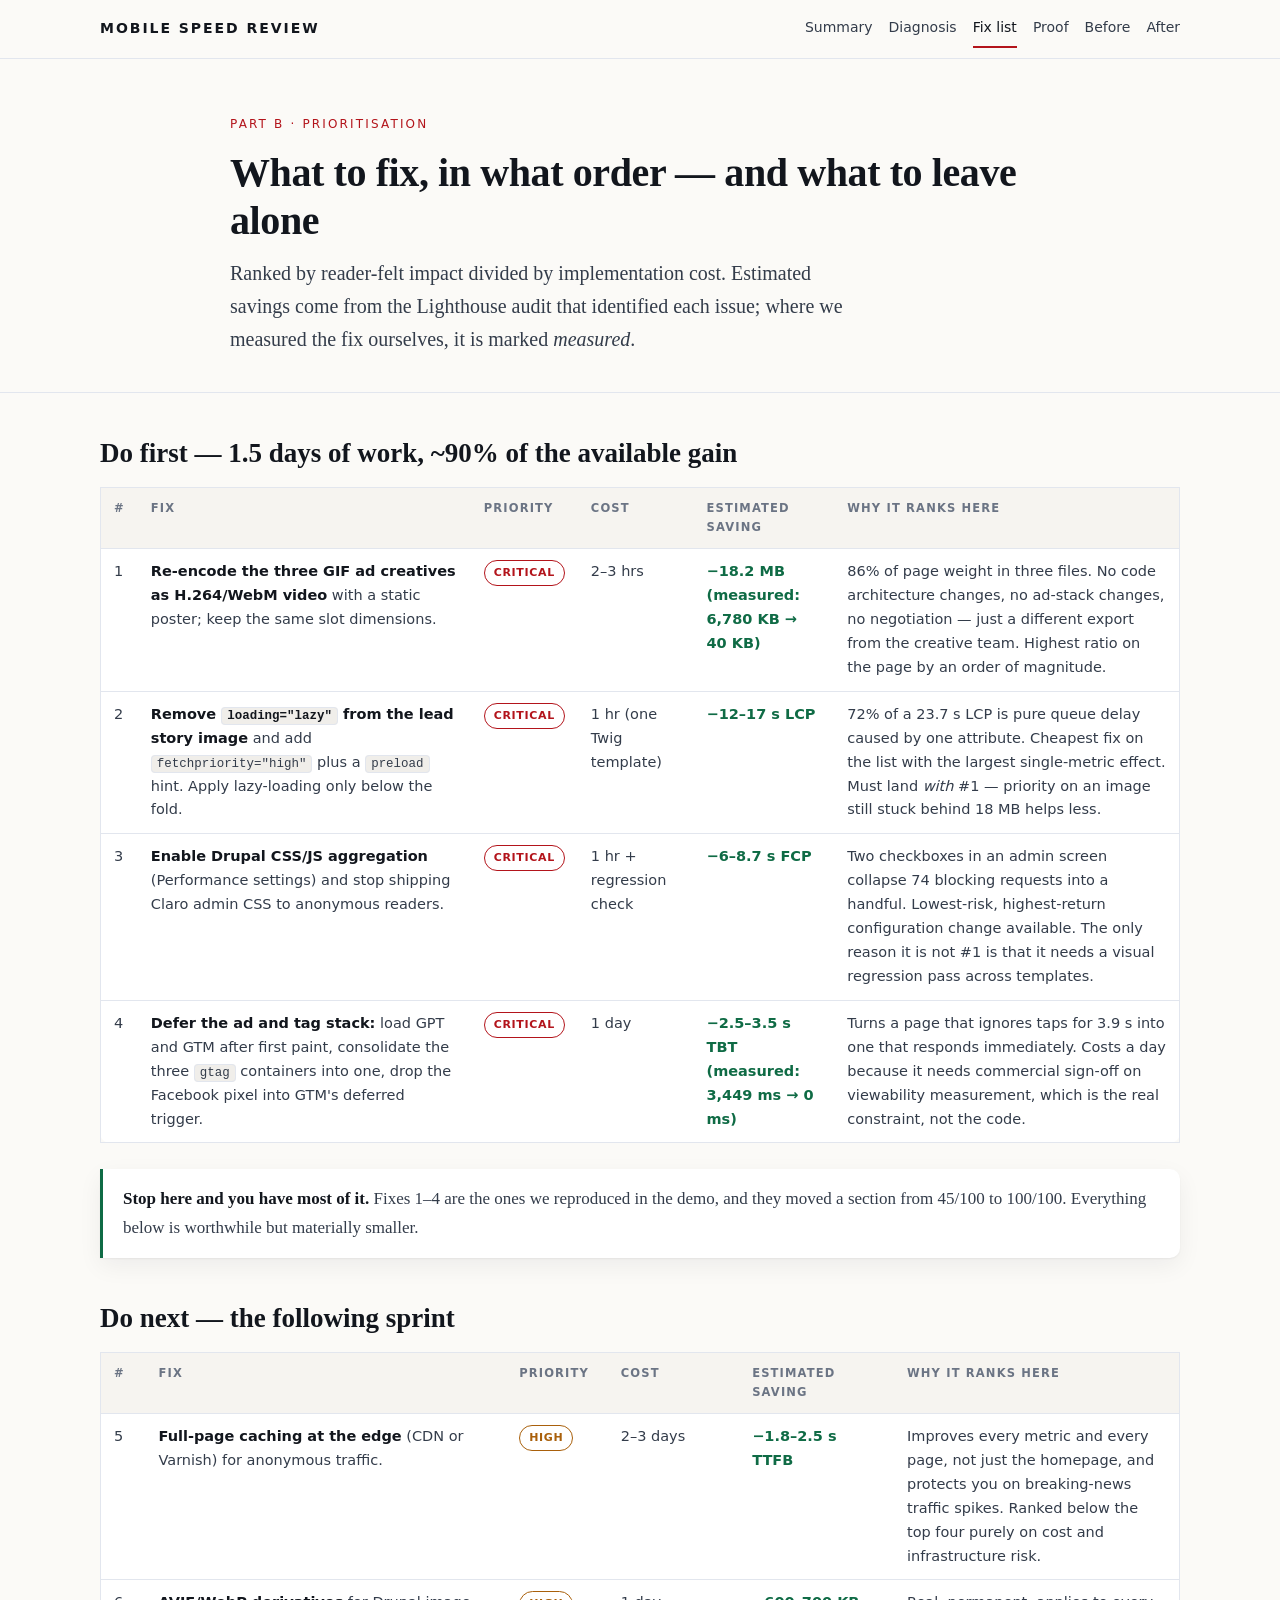
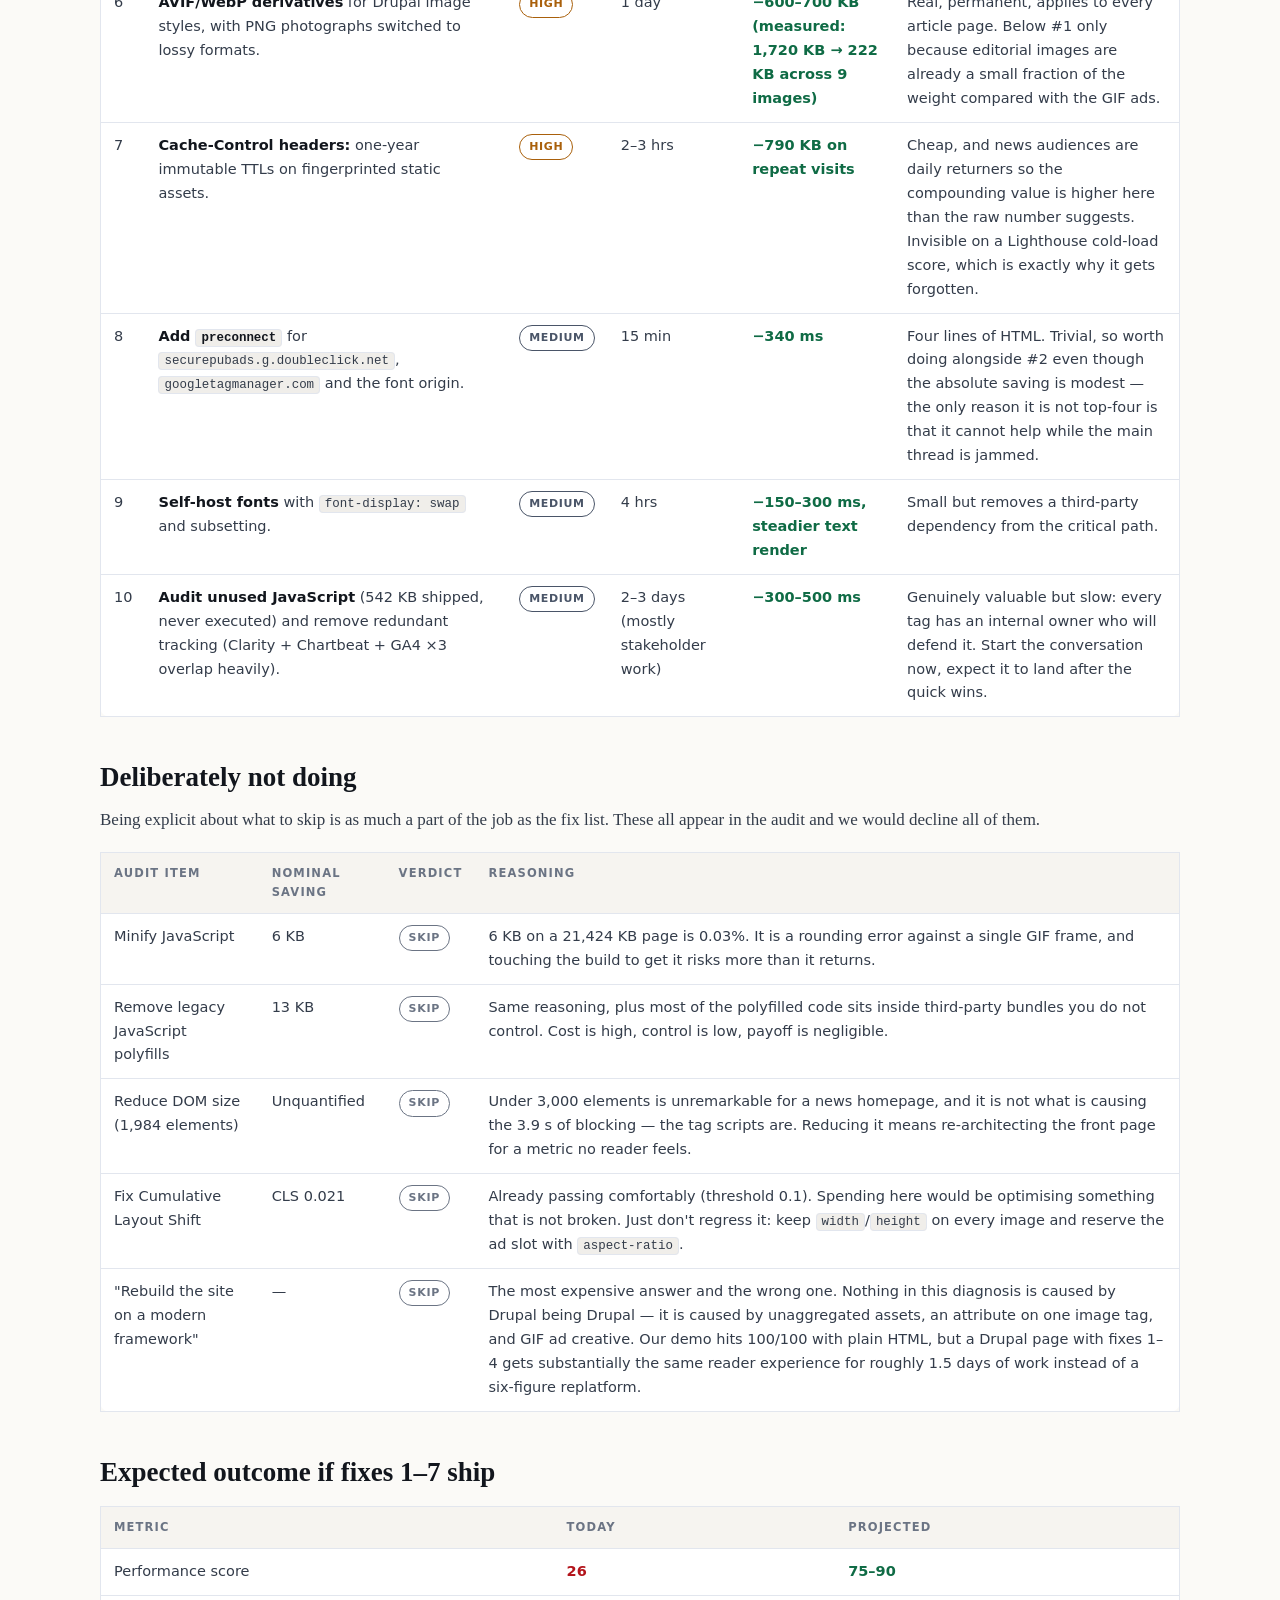
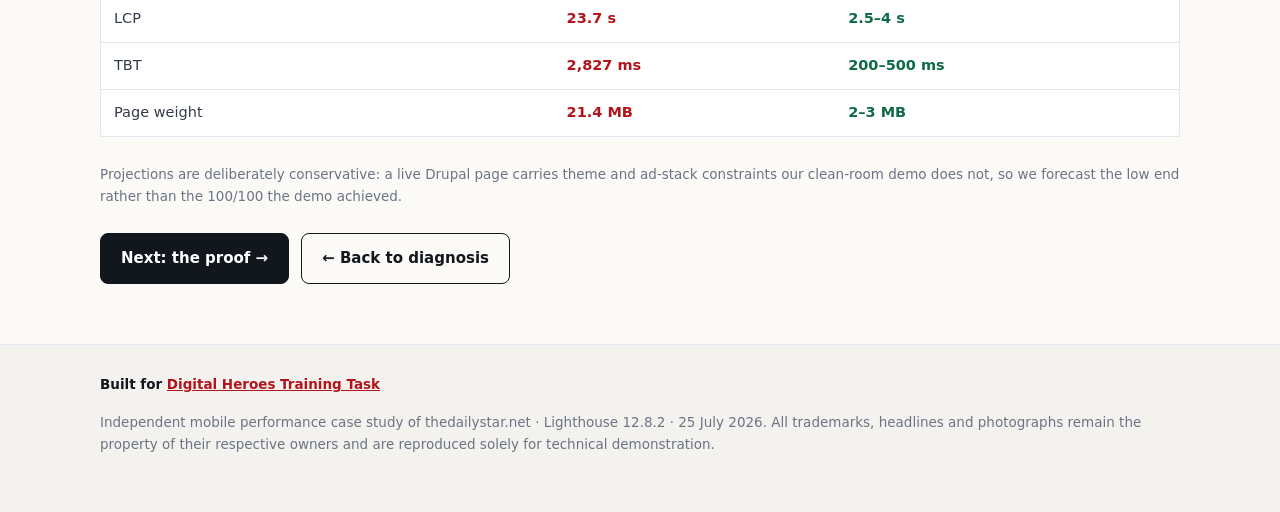
<file: fixes.html>
<!doctype html>
<html lang="en">
<head>
<meta charset="utf-8">
<meta name="viewport" content="width=device-width, initial-scale=1">
<title>Prioritised Fix List — Impact vs Cost for thedailystar.net</title>
<meta name="description" content="Ten mobile performance fixes for thedailystar.net ranked by reader impact against implementation cost, plus five commonly-recommended fixes we would deliberately skip and why.">
<meta property="og:title" content="Prioritised Fix List — Impact vs Cost">
<meta property="og:description" content="Which mobile performance fixes are worth the money, in what order, and which four we would not bother with.">
<meta property="og:type" content="article">
<meta name="twitter:card" content="summary_large_image">
<link rel="stylesheet" href="site.css">
</head>
<body>

<nav class="topbar"><div class="wrap wide">
  <a class="brandmark" href="index.html">Mobile Speed Review</a>
  <div class="nav">
    <a href="index.html">Summary</a>
    <a href="diagnosis.html">Diagnosis</a>
    <a href="fixes.html" aria-current="page">Fix list</a>
    <a href="results.html">Proof</a>
    <a href="demo/before/index.html">Before</a>
    <a href="demo/after/index.html">After</a>
  </div>
</div></nav>

<header class="hero"><div class="wrap">
  <div class="eyebrow">Part B &middot; Prioritisation</div>
  <h1>What to fix, in what order — and what to leave alone</h1>
  <p class="lede">Ranked by reader-felt impact divided by implementation cost. Estimated savings come from the Lighthouse audit that identified each issue; where we measured the fix ourselves, it is marked <em>measured</em>.</p>
</div></header>

<main class="wrap wide">

  <h2>Do first — 1.5 days of work, ~90% of the available gain</h2>
  <div class="tablewrap"><table>
    <thead><tr><th>#</th><th>Fix</th><th>Priority</th><th>Cost</th><th>Estimated saving</th><th>Why it ranks here</th></tr></thead>
    <tbody>
      <tr>
        <td class="num">1</td>
        <td><strong>Re-encode the three GIF ad creatives as H.264/WebM video</strong> with a static poster; keep the same slot dimensions.</td>
        <td><span class="pill p-crit">Critical</span></td>
        <td>2&ndash;3 hrs</td>
        <td class="win">&minus;18.2 MB<br>(measured: 6,780 KB &rarr; 40 KB)</td>
        <td>86% of page weight in three files. No code architecture changes, no ad-stack changes, no negotiation — just a different export from the creative team. Highest ratio on the page by an order of magnitude.</td>
      </tr>
      <tr>
        <td class="num">2</td>
        <td><strong>Remove <code>loading="lazy"</code> from the lead story image</strong> and add <code>fetchpriority="high"</code> plus a <code>preload</code> hint. Apply lazy-loading only below the fold.</td>
        <td><span class="pill p-crit">Critical</span></td>
        <td>1 hr (one Twig template)</td>
        <td class="win">&minus;12&ndash;17 s LCP</td>
        <td>72% of a 23.7 s LCP is pure queue delay caused by one attribute. Cheapest fix on the list with the largest single-metric effect. Must land <em>with</em> #1 — priority on an image still stuck behind 18 MB helps less.</td>
      </tr>
      <tr>
        <td class="num">3</td>
        <td><strong>Enable Drupal CSS/JS aggregation</strong> (Performance settings) and stop shipping Claro admin CSS to anonymous readers.</td>
        <td><span class="pill p-crit">Critical</span></td>
        <td>1 hr + regression check</td>
        <td class="win">&minus;6&ndash;8.7 s FCP</td>
        <td>Two checkboxes in an admin screen collapse 74 blocking requests into a handful. Lowest-risk, highest-return configuration change available. The only reason it is not #1 is that it needs a visual regression pass across templates.</td>
      </tr>
      <tr>
        <td class="num">4</td>
        <td><strong>Defer the ad and tag stack:</strong> load GPT and GTM after first paint, consolidate the three <code>gtag</code> containers into one, drop the Facebook pixel into GTM's deferred trigger.</td>
        <td><span class="pill p-crit">Critical</span></td>
        <td>1 day</td>
        <td class="win">&minus;2.5&ndash;3.5 s TBT<br>(measured: 3,449 ms &rarr; 0 ms)</td>
        <td>Turns a page that ignores taps for 3.9 s into one that responds immediately. Costs a day because it needs commercial sign-off on viewability measurement, which is the real constraint, not the code.</td>
      </tr>
    </tbody>
  </table></div>

  <div class="callout good"><p><strong>Stop here and you have most of it.</strong> Fixes 1&ndash;4 are the ones we reproduced in the demo, and they moved a section from 45/100 to 100/100. Everything below is worthwhile but materially smaller.</p></div>

  <h2>Do next — the following sprint</h2>
  <div class="tablewrap"><table>
    <thead><tr><th>#</th><th>Fix</th><th>Priority</th><th>Cost</th><th>Estimated saving</th><th>Why it ranks here</th></tr></thead>
    <tbody>
      <tr>
        <td class="num">5</td>
        <td><strong>Full-page caching at the edge</strong> (CDN or Varnish) for anonymous traffic.</td>
        <td><span class="pill p-high">High</span></td>
        <td>2&ndash;3 days</td>
        <td class="win">&minus;1.8&ndash;2.5 s TTFB</td>
        <td>Improves every metric and every page, not just the homepage, and protects you on breaking-news traffic spikes. Ranked below the top four purely on cost and infrastructure risk.</td>
      </tr>
      <tr>
        <td class="num">6</td>
        <td><strong>AVIF/WebP derivatives</strong> for Drupal image styles, with PNG photographs switched to lossy formats.</td>
        <td><span class="pill p-high">High</span></td>
        <td>1 day</td>
        <td class="win">&minus;600&ndash;700 KB<br>(measured: 1,720 KB &rarr; 222 KB across 9 images)</td>
        <td>Real, permanent, applies to every article page. Below #1 only because editorial images are already a small fraction of the weight compared with the GIF ads.</td>
      </tr>
      <tr>
        <td class="num">7</td>
        <td><strong>Cache-Control headers:</strong> one-year immutable TTLs on fingerprinted static assets.</td>
        <td><span class="pill p-high">High</span></td>
        <td>2&ndash;3 hrs</td>
        <td class="win">&minus;790 KB on repeat visits</td>
        <td>Cheap, and news audiences are daily returners so the compounding value is higher here than the raw number suggests. Invisible on a Lighthouse cold-load score, which is exactly why it gets forgotten.</td>
      </tr>
      <tr>
        <td class="num">8</td>
        <td><strong>Add <code>preconnect</code></strong> for <code>securepubads.g.doubleclick.net</code>, <code>googletagmanager.com</code> and the font origin.</td>
        <td><span class="pill p-med">Medium</span></td>
        <td>15 min</td>
        <td class="win">&minus;340 ms</td>
        <td>Four lines of HTML. Trivial, so worth doing alongside #2 even though the absolute saving is modest — the only reason it is not top-four is that it cannot help while the main thread is jammed.</td>
      </tr>
      <tr>
        <td class="num">9</td>
        <td><strong>Self-host fonts</strong> with <code>font-display: swap</code> and subsetting.</td>
        <td><span class="pill p-med">Medium</span></td>
        <td>4 hrs</td>
        <td class="win">&minus;150&ndash;300 ms, steadier text render</td>
        <td>Small but removes a third-party dependency from the critical path.</td>
      </tr>
      <tr>
        <td class="num">10</td>
        <td><strong>Audit unused JavaScript</strong> (542 KB shipped, never executed) and remove redundant tracking (Clarity + Chartbeat + GA4 &times;3 overlap heavily).</td>
        <td><span class="pill p-med">Medium</span></td>
        <td>2&ndash;3 days (mostly stakeholder work)</td>
        <td class="win">&minus;300&ndash;500 ms</td>
        <td>Genuinely valuable but slow: every tag has an internal owner who will defend it. Start the conversation now, expect it to land after the quick wins.</td>
      </tr>
    </tbody>
  </table></div>

  <h2>Deliberately not doing</h2>
  <p>Being explicit about what to skip is as much a part of the job as the fix list. These all appear in the audit and we would decline all of them.</p>
  <div class="tablewrap"><table>
    <thead><tr><th>Audit item</th><th>Nominal saving</th><th>Verdict</th><th>Reasoning</th></tr></thead>
    <tbody>
      <tr>
        <td>Minify JavaScript</td>
        <td class="num">6 KB</td>
        <td><span class="pill p-skip">Skip</span></td>
        <td>6&nbsp;KB on a 21,424&nbsp;KB page is 0.03%. It is a rounding error against a single GIF frame, and touching the build to get it risks more than it returns.</td>
      </tr>
      <tr>
        <td>Remove legacy JavaScript polyfills</td>
        <td class="num">13 KB</td>
        <td><span class="pill p-skip">Skip</span></td>
        <td>Same reasoning, plus most of the polyfilled code sits inside third-party bundles you do not control. Cost is high, control is low, payoff is negligible.</td>
      </tr>
      <tr>
        <td>Reduce DOM size (1,984 elements)</td>
        <td class="num">Unquantified</td>
        <td><span class="pill p-skip">Skip</span></td>
        <td>Under 3,000 elements is unremarkable for a news homepage, and it is not what is causing the 3.9&nbsp;s of blocking — the tag scripts are. Reducing it means re-architecting the front page for a metric no reader feels.</td>
      </tr>
      <tr>
        <td>Fix Cumulative Layout Shift</td>
        <td class="num">CLS 0.021</td>
        <td><span class="pill p-skip">Skip</span></td>
        <td>Already passing comfortably (threshold 0.1). Spending here would be optimising something that is not broken. Just don't regress it: keep <code>width</code>/<code>height</code> on every image and reserve the ad slot with <code>aspect-ratio</code>.</td>
      </tr>
      <tr>
        <td>"Rebuild the site on a modern framework"</td>
        <td class="num">&mdash;</td>
        <td><span class="pill p-skip">Skip</span></td>
        <td>The most expensive answer and the wrong one. Nothing in this diagnosis is caused by Drupal being Drupal — it is caused by unaggregated assets, an attribute on one image tag, and GIF ad creative. Our demo hits 100/100 with plain HTML, but a Drupal page with fixes 1&ndash;4 gets substantially the same reader experience for roughly 1.5 days of work instead of a six-figure replatform.</td>
      </tr>
    </tbody>
  </table></div>

  <h2>Expected outcome if fixes 1–7 ship</h2>
  <div class="tablewrap"><table>
    <thead><tr><th>Metric</th><th>Today</th><th>Projected</th></tr></thead>
    <tbody>
      <tr><td>Performance score</td><td class="num loss">26</td><td class="num win">75&ndash;90</td></tr>
      <tr><td>LCP</td><td class="num loss">23.7 s</td><td class="num win">2.5&ndash;4 s</td></tr>
      <tr><td>TBT</td><td class="num loss">2,827 ms</td><td class="num win">200&ndash;500 ms</td></tr>
      <tr><td>Page weight</td><td class="num loss">21.4 MB</td><td class="num win">2&ndash;3 MB</td></tr>
    </tbody>
  </table></div>
  <p class="sans" style="font-size:13.5px;color:var(--muted)">Projections are deliberately conservative: a live Drupal page carries theme and ad-stack constraints our clean-room demo does not, so we forecast the low end rather than the 100/100 the demo achieved.</p>

  <div class="btnrow">
    <a class="btn primary" href="results.html">Next: the proof &rarr;</a>
    <a class="btn" href="diagnosis.html">&larr; Back to diagnosis</a>
  </div>

</main>

<footer class="site"><div class="wrap wide">
  <p class="credit">Built for <a href="https://digitalheroesco.com" rel="noopener">Digital Heroes Training Task</a></p>
  <p>Independent mobile performance case study of thedailystar.net &middot; Lighthouse 12.8.2 &middot; 25 July 2026. All trademarks, headlines and photographs remain the property of their respective owners and are reproduced solely for technical demonstration.</p>
</div></footer>

</body>
</html>
</file>
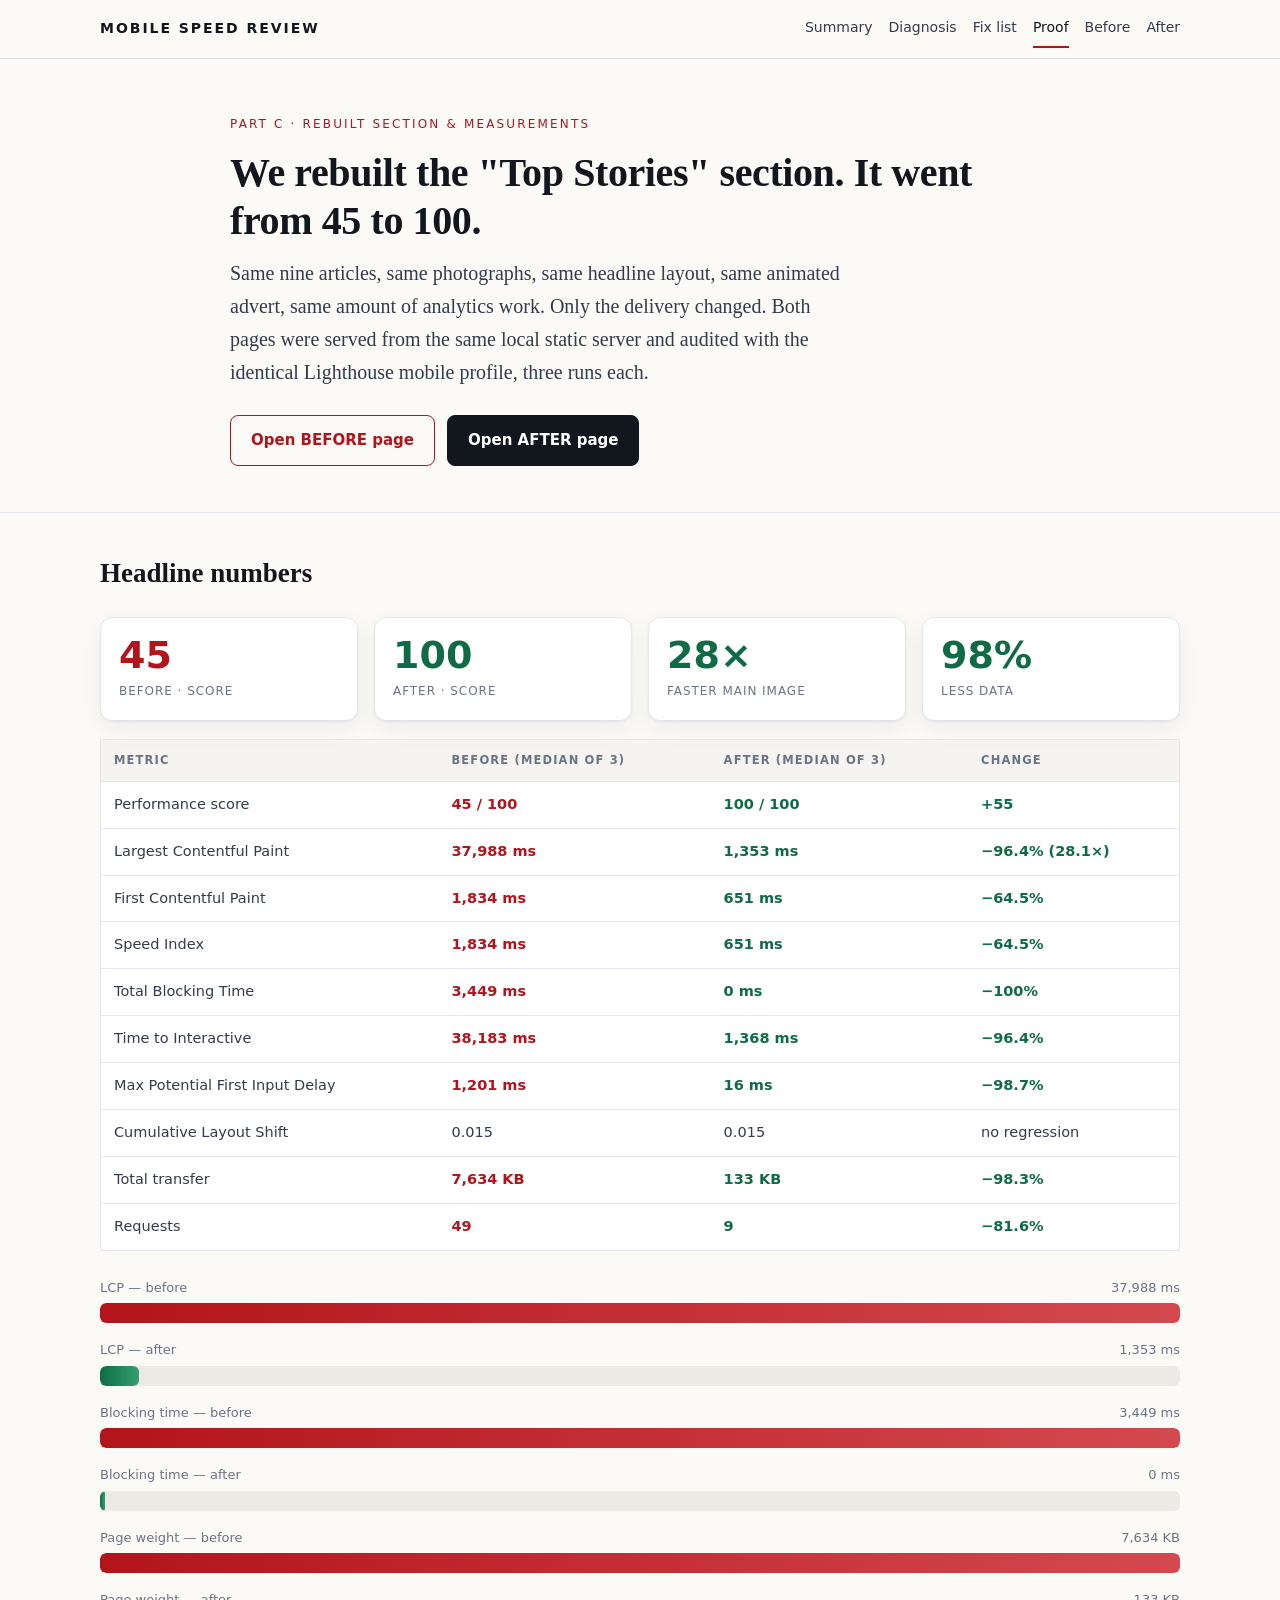
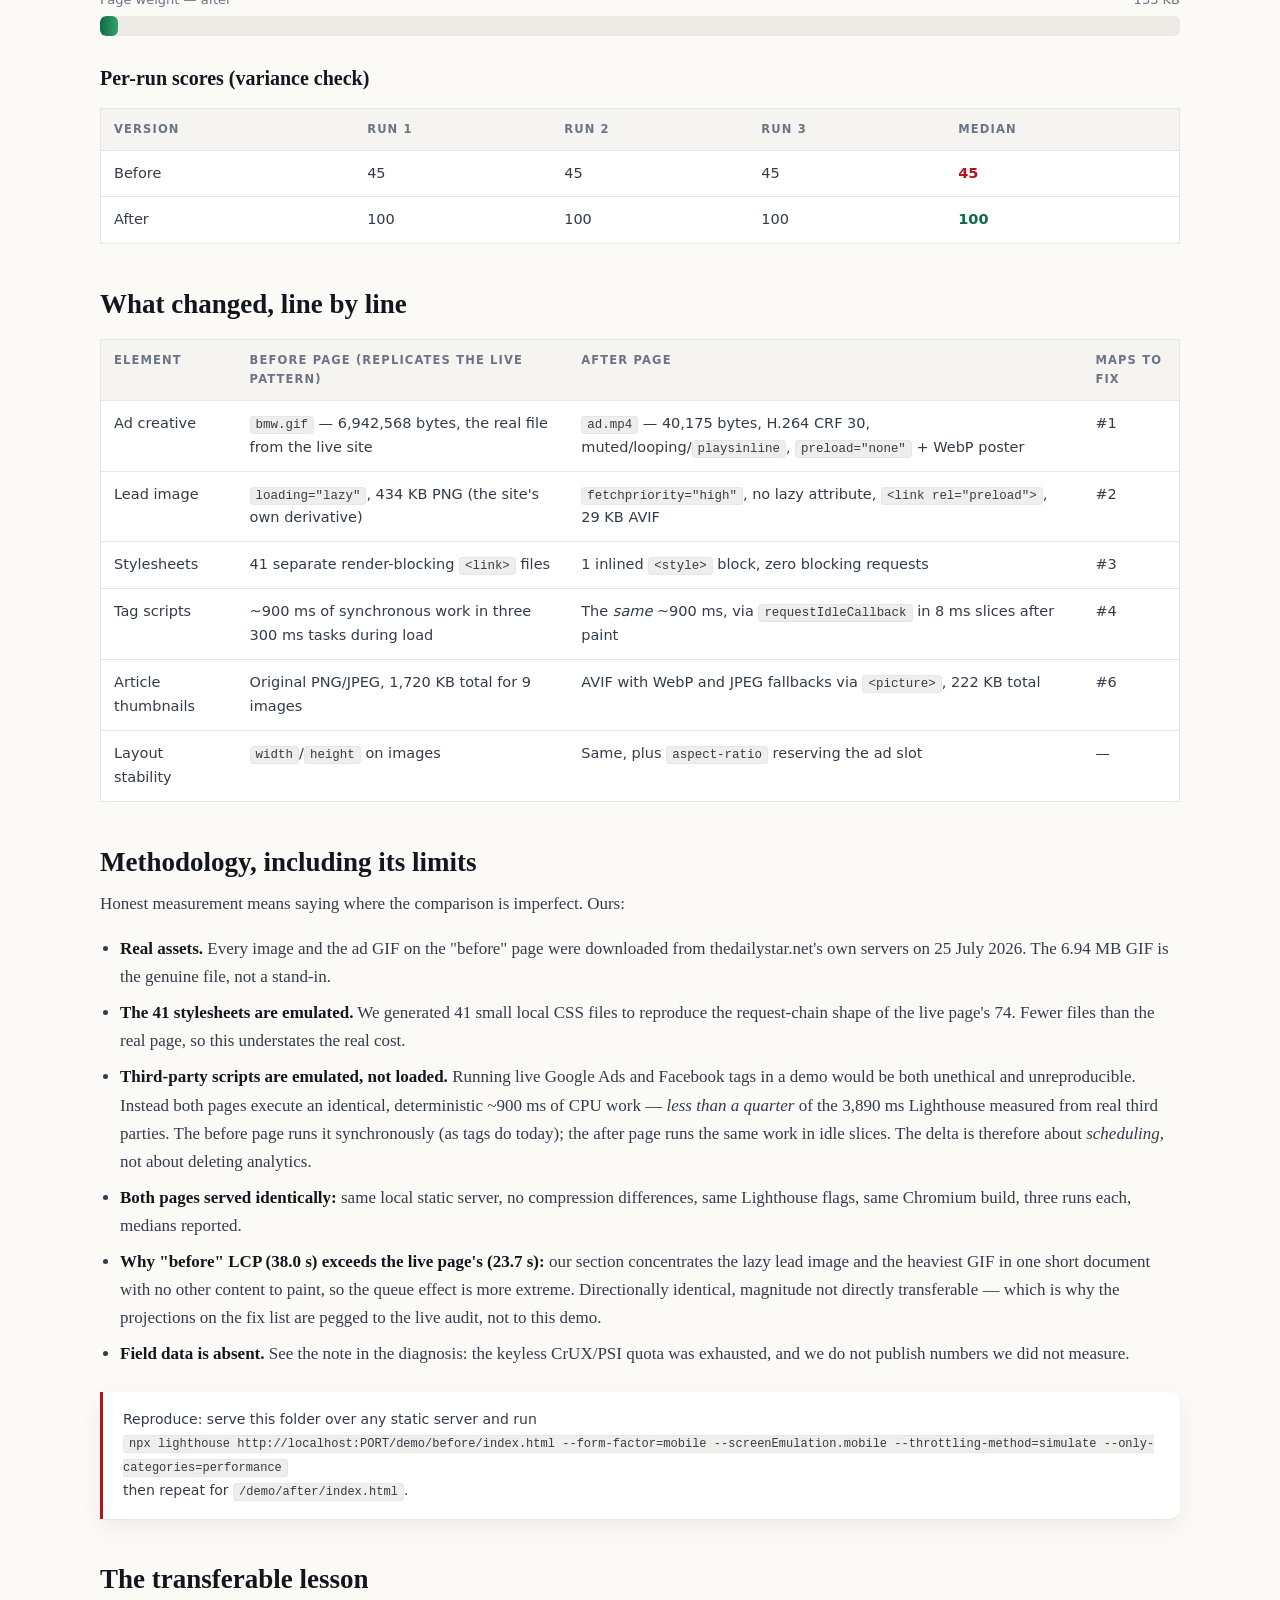
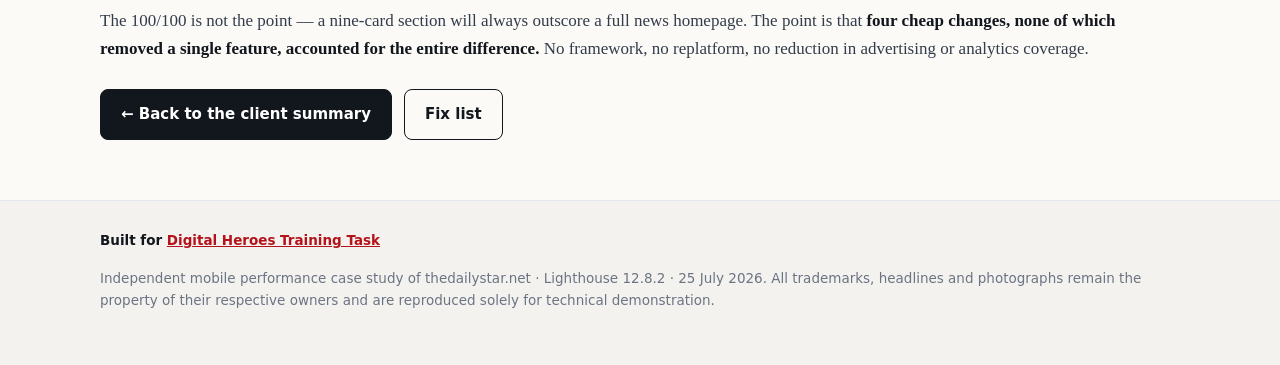
<file: results.html>
<!doctype html>
<html lang="en">
<head>
<meta charset="utf-8">
<meta name="viewport" content="width=device-width, initial-scale=1">
<title>Proof: Top Stories Section Rebuilt — 45 to 100 on Mobile</title>
<meta name="description" content="Before/after Lighthouse measurements for a rebuilt Top Stories section: LCP 38.0s to 1.4s, TBT 3,449ms to 0ms, page weight 7,634KB to 133KB, score 45 to 100.">
<meta property="og:title" content="Proof: Top Stories Section Rebuilt — 45 to 100 on Mobile">
<meta property="og:description" content="Same nine stories, same photos, same animated ad — 28x faster LCP and 98% less data. Full methodology and per-run numbers.">
<meta property="og:type" content="article">
<meta name="twitter:card" content="summary_large_image">
<link rel="stylesheet" href="site.css">
</head>
<body>

<nav class="topbar"><div class="wrap wide">
  <a class="brandmark" href="index.html">Mobile Speed Review</a>
  <div class="nav">
    <a href="index.html">Summary</a>
    <a href="diagnosis.html">Diagnosis</a>
    <a href="fixes.html">Fix list</a>
    <a href="results.html" aria-current="page">Proof</a>
    <a href="demo/before/index.html">Before</a>
    <a href="demo/after/index.html">After</a>
  </div>
</div></nav>

<header class="hero"><div class="wrap">
  <div class="eyebrow">Part C &middot; Rebuilt section &amp; measurements</div>
  <h1>We rebuilt the "Top Stories" section. It went from 45 to 100.</h1>
  <p class="lede">Same nine articles, same photographs, same headline layout, same animated advert, same amount of analytics work. Only the delivery changed. Both pages were served from the same local static server and audited with the identical Lighthouse mobile profile, three runs each.</p>
  <div class="btnrow">
    <a class="btn danger" href="demo/before/index.html">Open BEFORE page</a>
    <a class="btn primary" href="demo/after/index.html">Open AFTER page</a>
  </div>
</div></header>

<main class="wrap wide">

  <h2>Headline numbers</h2>
  <div class="scoreboard">
    <div class="dial"><div class="n bad">45</div><div class="l">Before &middot; score</div></div>
    <div class="dial"><div class="n ok">100</div><div class="l">After &middot; score</div></div>
    <div class="dial"><div class="n ok">28&times;</div><div class="l">Faster main image</div></div>
    <div class="dial"><div class="n ok">98%</div><div class="l">Less data</div></div>
  </div>

  <div class="tablewrap"><table>
    <thead><tr><th>Metric</th><th>Before (median of 3)</th><th>After (median of 3)</th><th>Change</th></tr></thead>
    <tbody>
      <tr><td>Performance score</td><td class="num loss">45 / 100</td><td class="num win">100 / 100</td><td class="num win">+55</td></tr>
      <tr><td>Largest Contentful Paint</td><td class="num loss">37,988 ms</td><td class="num win">1,353 ms</td><td class="num win">&minus;96.4% (28.1&times;)</td></tr>
      <tr><td>First Contentful Paint</td><td class="num loss">1,834 ms</td><td class="num win">651 ms</td><td class="num win">&minus;64.5%</td></tr>
      <tr><td>Speed Index</td><td class="num loss">1,834 ms</td><td class="num win">651 ms</td><td class="num win">&minus;64.5%</td></tr>
      <tr><td>Total Blocking Time</td><td class="num loss">3,449 ms</td><td class="num win">0 ms</td><td class="num win">&minus;100%</td></tr>
      <tr><td>Time to Interactive</td><td class="num loss">38,183 ms</td><td class="num win">1,368 ms</td><td class="num win">&minus;96.4%</td></tr>
      <tr><td>Max Potential First Input Delay</td><td class="num loss">1,201 ms</td><td class="num win">16 ms</td><td class="num win">&minus;98.7%</td></tr>
      <tr><td>Cumulative Layout Shift</td><td class="num">0.015</td><td class="num">0.015</td><td class="num">no regression</td></tr>
      <tr><td>Total transfer</td><td class="num loss">7,634 KB</td><td class="num win">133 KB</td><td class="num win">&minus;98.3%</td></tr>
      <tr><td>Requests</td><td class="num loss">49</td><td class="num win">9</td><td class="num win">&minus;81.6%</td></tr>
    </tbody>
  </table></div>

  <div class="bars">
    <div class="bar"><div class="lab"><span>LCP &mdash; before</span><span>37,988 ms</span></div><div class="track"><div class="fill before" style="width:100%"></div></div></div>
    <div class="bar"><div class="lab"><span>LCP &mdash; after</span><span>1,353 ms</span></div><div class="track"><div class="fill after" style="width:3.6%"></div></div></div>
    <div class="bar"><div class="lab"><span>Blocking time &mdash; before</span><span>3,449 ms</span></div><div class="track"><div class="fill before" style="width:100%"></div></div></div>
    <div class="bar"><div class="lab"><span>Blocking time &mdash; after</span><span>0 ms</span></div><div class="track"><div class="fill after" style="width:0.5%"></div></div></div>
    <div class="bar"><div class="lab"><span>Page weight &mdash; before</span><span>7,634 KB</span></div><div class="track"><div class="fill before" style="width:100%"></div></div></div>
    <div class="bar"><div class="lab"><span>Page weight &mdash; after</span><span>133 KB</span></div><div class="track"><div class="fill after" style="width:1.7%"></div></div></div>
  </div>

  <h3>Per-run scores (variance check)</h3>
  <div class="tablewrap"><table>
    <thead><tr><th>Version</th><th>Run 1</th><th>Run 2</th><th>Run 3</th><th>Median</th></tr></thead>
    <tbody>
      <tr><td>Before</td><td class="num">45</td><td class="num">45</td><td class="num">45</td><td class="num loss">45</td></tr>
      <tr><td>After</td><td class="num">100</td><td class="num">100</td><td class="num">100</td><td class="num win">100</td></tr>
    </tbody>
  </table></div>

  <h2>What changed, line by line</h2>
  <div class="tablewrap"><table>
    <thead><tr><th>Element</th><th>Before page (replicates the live pattern)</th><th>After page</th><th>Maps to fix</th></tr></thead>
    <tbody>
      <tr><td>Ad creative</td><td><code>bmw.gif</code> &mdash; 6,942,568 bytes, the real file from the live site</td><td><code>ad.mp4</code> &mdash; 40,175 bytes, H.264 CRF 30, muted/looping/<code>playsinline</code>, <code>preload="none"</code> + WebP poster</td><td>#1</td></tr>
      <tr><td>Lead image</td><td><code>loading="lazy"</code>, 434 KB PNG (the site's own derivative)</td><td><code>fetchpriority="high"</code>, no lazy attribute, <code>&lt;link rel="preload"&gt;</code>, 29 KB AVIF</td><td>#2</td></tr>
      <tr><td>Stylesheets</td><td>41 separate render-blocking <code>&lt;link&gt;</code> files</td><td>1 inlined <code>&lt;style&gt;</code> block, zero blocking requests</td><td>#3</td></tr>
      <tr><td>Tag scripts</td><td>~900 ms of synchronous work in three 300 ms tasks during load</td><td>The <em>same</em> ~900 ms, via <code>requestIdleCallback</code> in 8 ms slices after paint</td><td>#4</td></tr>
      <tr><td>Article thumbnails</td><td>Original PNG/JPEG, 1,720 KB total for 9 images</td><td>AVIF with WebP and JPEG fallbacks via <code>&lt;picture&gt;</code>, 222 KB total</td><td>#6</td></tr>
      <tr><td>Layout stability</td><td><code>width</code>/<code>height</code> on images</td><td>Same, plus <code>aspect-ratio</code> reserving the ad slot</td><td>&mdash;</td></tr>
    </tbody>
  </table></div>

  <h2>Methodology, including its limits</h2>
  <p>Honest measurement means saying where the comparison is imperfect. Ours:</p>
  <ul class="clean">
    <li><strong>Real assets.</strong> Every image and the ad GIF on the "before" page were downloaded from thedailystar.net's own servers on 25 July 2026. The 6.94 MB GIF is the genuine file, not a stand-in.</li>
    <li><strong>The 41 stylesheets are emulated.</strong> We generated 41 small local CSS files to reproduce the request-chain shape of the live page's 74. Fewer files than the real page, so this understates the real cost.</li>
    <li><strong>Third-party scripts are emulated, not loaded.</strong> Running live Google Ads and Facebook tags in a demo would be both unethical and unreproducible. Instead both pages execute an identical, deterministic ~900 ms of CPU work — <em>less than a quarter</em> of the 3,890 ms Lighthouse measured from real third parties. The before page runs it synchronously (as tags do today); the after page runs the same work in idle slices. The delta is therefore about <em>scheduling</em>, not about deleting analytics.</li>
    <li><strong>Both pages served identically:</strong> same local static server, no compression differences, same Lighthouse flags, same Chromium build, three runs each, medians reported.</li>
    <li><strong>Why "before" LCP (38.0 s) exceeds the live page's (23.7 s):</strong> our section concentrates the lazy lead image and the heaviest GIF in one short document with no other content to paint, so the queue effect is more extreme. Directionally identical, magnitude not directly transferable — which is why the projections on the fix list are pegged to the live audit, not to this demo.</li>
    <li><strong>Field data is absent.</strong> See the note in the diagnosis: the keyless CrUX/PSI quota was exhausted, and we do not publish numbers we did not measure.</li>
  </ul>

  <div class="callout"><p class="sans" style="font-size:14px">Reproduce: serve this folder over any static server and run<br><code>npx lighthouse http://localhost:PORT/demo/before/index.html --form-factor=mobile --screenEmulation.mobile --throttling-method=simulate --only-categories=performance</code><br>then repeat for <code>/demo/after/index.html</code>.</p></div>

  <h2>The transferable lesson</h2>
  <p>The 100/100 is not the point — a nine-card section will always outscore a full news homepage. The point is that <strong>four cheap changes, none of which removed a single feature, accounted for the entire difference.</strong> No framework, no replatform, no reduction in advertising or analytics coverage.</p>

  <div class="btnrow">
    <a class="btn primary" href="index.html">&larr; Back to the client summary</a>
    <a class="btn" href="fixes.html">Fix list</a>
  </div>

</main>

<footer class="site"><div class="wrap wide">
  <p class="credit">Built for <a href="https://digitalheroesco.com" rel="noopener">Digital Heroes Training Task</a></p>
  <p>Independent mobile performance case study of thedailystar.net &middot; Lighthouse 12.8.2 &middot; 25 July 2026. All trademarks, headlines and photographs remain the property of their respective owners and are reproduced solely for technical demonstration.</p>
</div></footer>

</body>
</html>
</file>
<file: site.css>
:root {
  --ink: #12161d;
  --body: #333c4a;
  --muted: #6b7484;
  --rule: #e2e6ee;
  --paper: #fbfaf7;
  --card: #ffffff;
  --brand: #b3141b;
  --good: #0f6b45;
  --warn: #a9600b;
  --shadow: 0 1px 2px rgba(18, 22, 29, 0.05), 0 8px 24px rgba(18, 22, 29, 0.06);
}
* { box-sizing: border-box; }
html { scroll-behavior: smooth; }
body {
  margin: 0;
  background: var(--paper);
  color: var(--body);
  font: 17px/1.65 Georgia, "Iowan Old Style", "Times New Roman", serif;
  -webkit-font-smoothing: antialiased;
}
.sans {
  font-family: ui-sans-serif, system-ui, -apple-system, "Segoe UI", Arial, sans-serif;
}
.wrap { max-width: 860px; margin: 0 auto; padding: 0 20px; }
.wide { max-width: 1120px; }

h1, h2, h3, h4 { color: var(--ink); line-height: 1.2; }
h1 { font-size: 40px; margin: 0 0 12px; letter-spacing: -0.01em; }
h2 { font-size: 27px; margin: 44px 0 12px; }
h3 { font-size: 20px; margin: 28px 0 8px; }
p { margin: 0 0 16px; }
a { color: var(--brand); }
strong { color: var(--ink); }
code {
  font-family: ui-monospace, SFMono-Regular, Menlo, monospace;
  font-size: 0.86em;
  background: #f0eeea;
  border: 1px solid var(--rule);
  border-radius: 4px;
  padding: 1px 5px;
}

/* header */
.topbar {
  border-bottom: 1px solid var(--rule);
  background: rgba(251, 250, 247, 0.92);
  backdrop-filter: blur(8px);
  position: sticky;
  top: 0;
  z-index: 20;
}
.topbar .wrap {
  display: flex;
  gap: 18px;
  align-items: center;
  justify-content: space-between;
  min-height: 58px;
  flex-wrap: wrap;
}
.brandmark {
  font-family: ui-sans-serif, system-ui, sans-serif;
  font-weight: 700;
  font-size: 14px;
  letter-spacing: 0.14em;
  text-transform: uppercase;
  color: var(--ink);
  text-decoration: none;
}
.nav {
  display: flex;
  gap: 16px;
  font-family: ui-sans-serif, system-ui, sans-serif;
  font-size: 14px;
  flex-wrap: wrap;
}
.nav a { color: var(--body); text-decoration: none; padding: 6px 0; border-bottom: 2px solid transparent; }
.nav a:hover, .nav a[aria-current="page"] { color: var(--ink); border-bottom-color: var(--brand); }

/* hero */
.hero { padding: 56px 0 20px; border-bottom: 1px solid var(--rule); }
.eyebrow {
  font-family: ui-sans-serif, system-ui, sans-serif;
  font-size: 12px;
  letter-spacing: 0.18em;
  text-transform: uppercase;
  color: var(--brand);
  margin-bottom: 14px;
}
.lede { font-size: 20px; color: var(--body); max-width: 62ch; }

/* score dials */
.scoreboard {
  display: grid;
  gap: 16px;
  grid-template-columns: repeat(auto-fit, minmax(160px, 1fr));
  margin: 28px 0 8px;
}
.dial {
  background: var(--card);
  border: 1px solid var(--rule);
  border-radius: 12px;
  padding: 18px;
  box-shadow: var(--shadow);
}
.dial .n {
  font-family: ui-sans-serif, system-ui, sans-serif;
  font-size: 38px;
  font-weight: 700;
  line-height: 1;
  color: var(--ink);
}
.dial .n.bad { color: var(--brand); }
.dial .n.ok { color: var(--good); }
.dial .l {
  font-family: ui-sans-serif, system-ui, sans-serif;
  font-size: 12px;
  letter-spacing: 0.08em;
  text-transform: uppercase;
  color: var(--muted);
  margin-top: 8px;
}

/* tables */
.tablewrap { overflow-x: auto; margin: 18px 0 26px; }
table {
  border-collapse: collapse;
  width: 100%;
  font-family: ui-sans-serif, system-ui, sans-serif;
  font-size: 14.5px;
  background: var(--card);
  border: 1px solid var(--rule);
  border-radius: 10px;
}
th, td { text-align: left; padding: 11px 13px; border-bottom: 1px solid var(--rule); vertical-align: top; }
th {
  font-size: 11.5px;
  letter-spacing: 0.1em;
  text-transform: uppercase;
  color: var(--muted);
  background: #f6f4f0;
}
tbody tr:last-child td { border-bottom: 0; }
td.num { font-variant-numeric: tabular-nums; white-space: nowrap; }

.pill {
  display: inline-block;
  font-family: ui-sans-serif, system-ui, sans-serif;
  font-size: 11px;
  font-weight: 600;
  letter-spacing: 0.06em;
  text-transform: uppercase;
  padding: 3px 9px;
  border-radius: 999px;
  border: 1px solid currentColor;
  white-space: nowrap;
}
.p-crit { color: var(--brand); }
.p-high { color: var(--warn); }
.p-med { color: #4a5568; }
.p-skip { color: var(--muted); }
.win { color: var(--good); font-weight: 600; }
.loss { color: var(--brand); font-weight: 600; }

.callout {
  border-left: 3px solid var(--brand);
  background: var(--card);
  border-radius: 0 10px 10px 0;
  padding: 16px 20px;
  margin: 24px 0;
  box-shadow: var(--shadow);
}
.callout.good { border-left-color: var(--good); }
.callout.note { border-left-color: var(--muted); }
.callout p:last-child { margin-bottom: 0; }

.cards { display: grid; gap: 18px; grid-template-columns: repeat(auto-fit, minmax(250px, 1fr)); margin: 24px 0; }
.tile {
  background: var(--card);
  border: 1px solid var(--rule);
  border-radius: 12px;
  padding: 20px;
  box-shadow: var(--shadow);
}
.tile h3 { margin-top: 0; }
.tile p:last-child { margin-bottom: 0; }

.btnrow { display: flex; gap: 12px; flex-wrap: wrap; margin: 26px 0; }
.btn {
  font-family: ui-sans-serif, system-ui, sans-serif;
  font-size: 15px;
  font-weight: 600;
  text-decoration: none;
  padding: 12px 20px;
  border-radius: 8px;
  border: 1px solid var(--ink);
  color: var(--ink);
  background: transparent;
  transition: transform 0.15s ease, background 0.15s ease, color 0.15s ease;
}
.btn:hover { transform: translateY(-1px); }
.btn.primary { background: var(--ink); color: #fff; }
.btn.primary:hover { background: #000; }
.btn.danger { border-color: var(--brand); color: var(--brand); }

ul.clean { padding-left: 20px; }
ul.clean li { margin-bottom: 8px; }

.bars { margin: 20px 0 30px; }
.bar { margin-bottom: 16px; }
.bar .lab {
  font-family: ui-sans-serif, system-ui, sans-serif;
  font-size: 13px;
  display: flex;
  justify-content: space-between;
  margin-bottom: 5px;
  color: var(--muted);
}
.bar .track { background: #eceae5; border-radius: 6px; overflow: hidden; height: 20px; }
.bar .fill { height: 100%; border-radius: 6px; }
.fill.before { background: linear-gradient(90deg, #b3141b, #d4494f); }
.fill.after { background: linear-gradient(90deg, #0f6b45, #34a06f); }

footer.site {
  margin-top: 60px;
  border-top: 1px solid var(--rule);
  background: #f4f2ee;
  padding: 28px 0 40px;
  font-family: ui-sans-serif, system-ui, sans-serif;
  font-size: 13.5px;
  color: var(--muted);
}
footer.site a { color: var(--brand); }
.credit { font-weight: 600; color: var(--ink); }

@media (max-width: 640px) {
  h1 { font-size: 31px; }
  h2 { font-size: 23px; }
  body { font-size: 16.5px; }
  .hero { padding: 34px 0 16px; }
}
</file>
